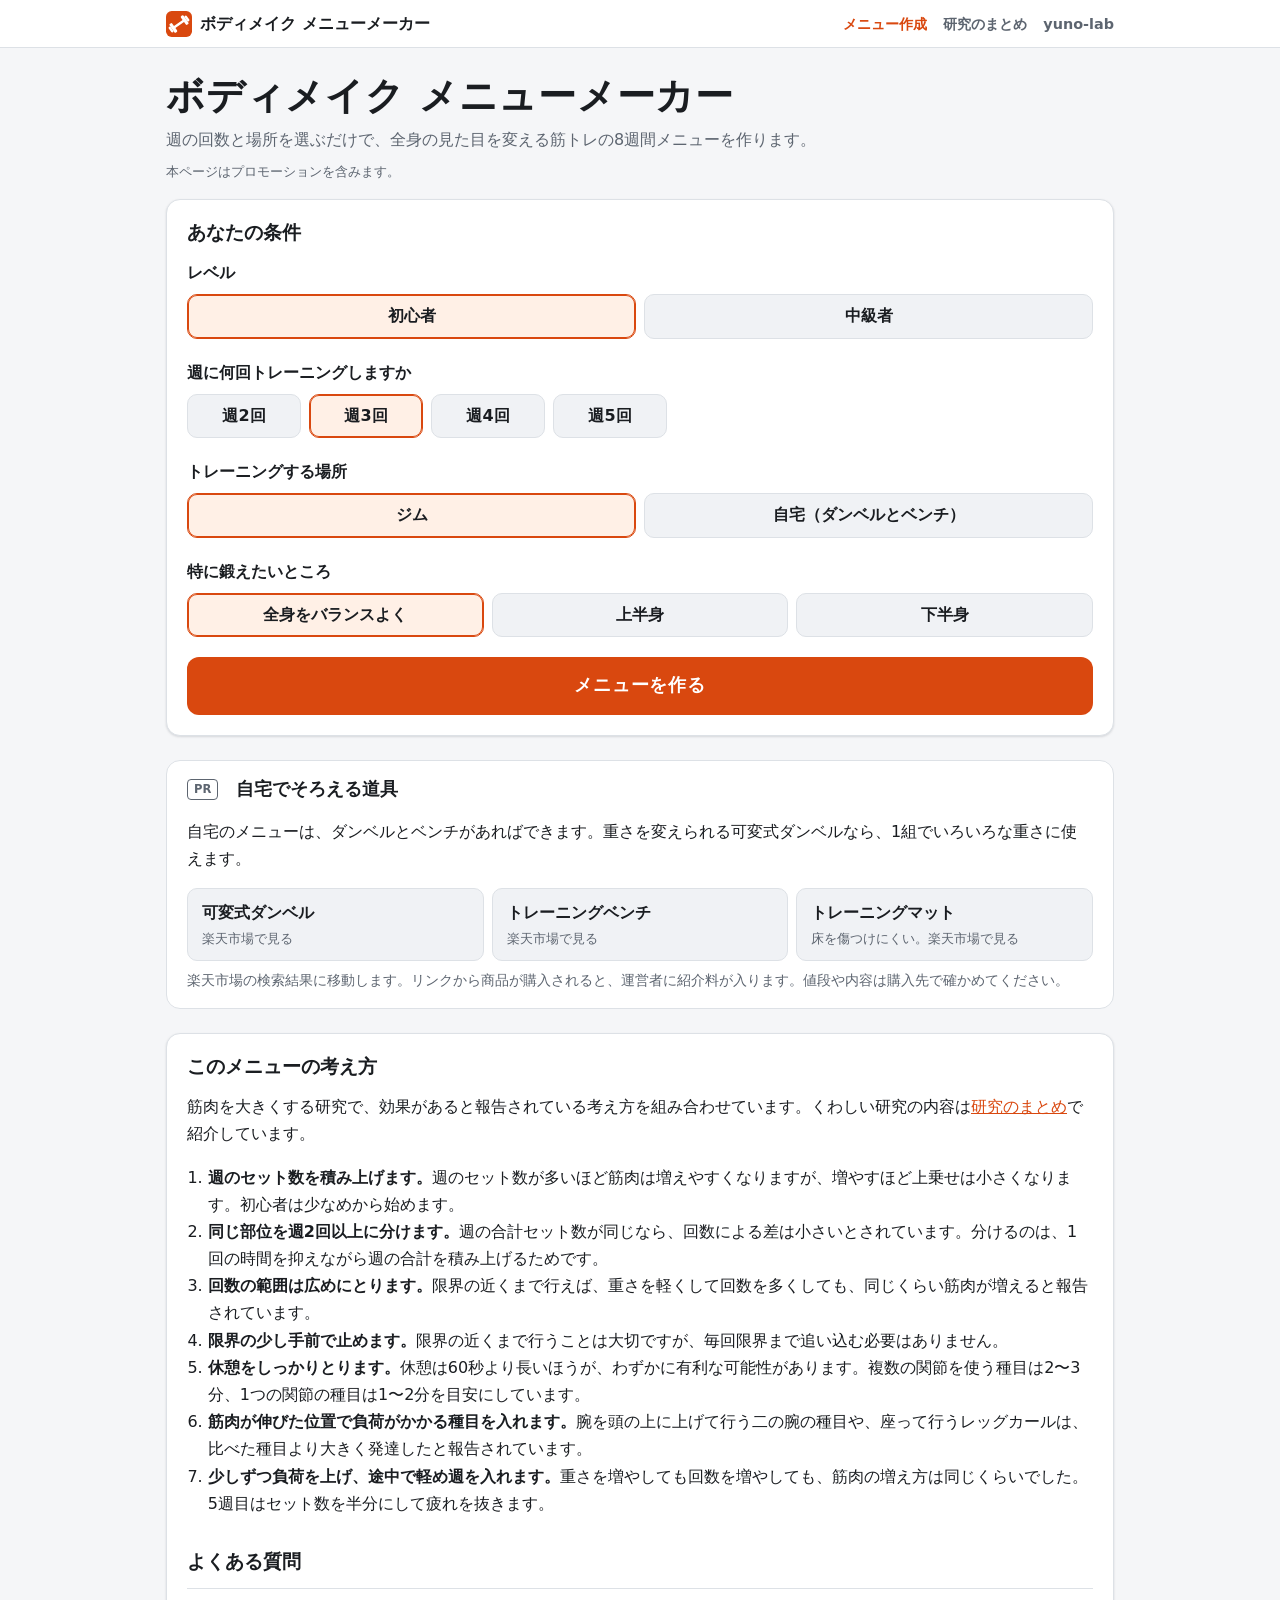
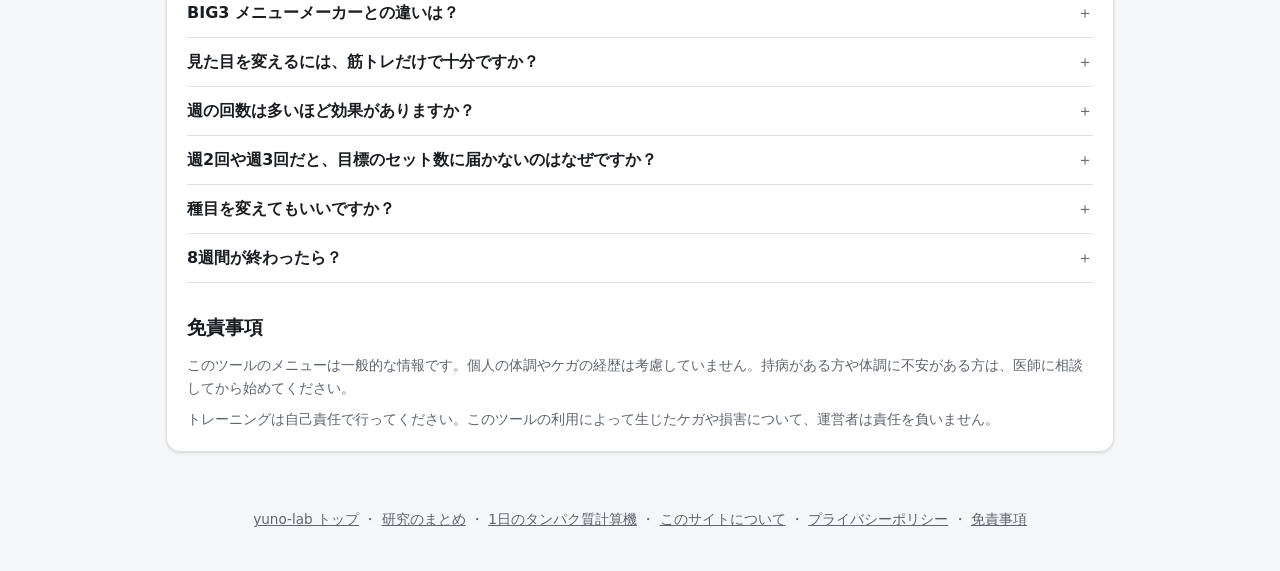
<file: index.html>
<!doctype html>
<html lang="ja">
<head>
<meta charset="utf-8">
<meta name="viewport" content="width=device-width, initial-scale=1, viewport-fit=cover">
<title>ボディメイク メニューメーカー｜研究にもとづく全身の筋トレ8週間メニューを自動作成</title>
<meta name="description" content="週の回数と環境を選ぶだけで、全身の見た目をバランスよく変える筋トレの8週間メニューを自動で作成。種目・セット数・回数・休憩時間まで、筋肥大の研究にもとづいて組み立てます。ジムでも自宅でも使えます。無料・登録不要。">
<link rel="canonical" href="https://yuno-lab.com/body-menu/">
<meta property="og:type" content="website">
<meta property="og:title" content="ボディメイク メニューメーカー">
<meta property="og:description" content="研究にもとづいて、全身の見た目を変える筋トレの8週間メニューを自動で作ります。">
<meta property="og:url" content="https://yuno-lab.com/body-menu/">
<meta property="og:image" content="https://yuno-lab.com/body-menu/og.png">
<meta property="og:locale" content="ja_JP">
<meta name="twitter:card" content="summary_large_image">
<meta name="theme-color" content="#d9480f">
<link rel="icon" href="favicon.svg" type="image/svg+xml">
<link rel="stylesheet" href="css/style.css">
<script type="application/ld+json">
{
  "@context": "https://schema.org",
  "@type": "WebApplication",
  "name": "ボディメイク メニューメーカー",
  "url": "https://yuno-lab.com/body-menu/",
  "description": "週の回数と環境を選ぶだけで、全身の見た目をバランスよく変える筋トレの8週間メニューを自動で作成するWebツール。",
  "applicationCategory": "HealthApplication",
  "operatingSystem": "All",
  "inLanguage": "ja",
  "offers": { "@type": "Offer", "price": "0", "priceCurrency": "JPY" }
}
</script>
<script async src="https://pagead2.googlesyndication.com/pagead/js/adsbygoogle.js?client=ca-pub-7280043806672538"
     crossorigin="anonymous"></script>
</head>
<body>

<nav class="topnav" aria-label="サイト内">
  <div class="wrap">
    <a class="brand" href="index.html"><img src="favicon.svg" alt="" width="26" height="26">ボディメイク メニューメーカー</a>
    <ul>
      <li><a class="navlink" href="index.html" aria-current="page">メニュー作成</a></li>
      <li><a class="navlink" href="evidence.html">研究のまとめ</a></li>
      <li><a class="navlink" href="/">yuno-lab</a></li>
    </ul>
  </div>
</nav>

<header class="site-header">
  <div class="wrap">
    <h1>ボディメイク メニューメーカー</h1>
    <p class="lead">週の回数と場所を選ぶだけで、全身の見た目を変える筋トレの8週間メニューを作ります。</p>
    <p class="pr-note">本ページはプロモーションを含みます。</p>
  </div>
</header>

<main class="wrap">

  <section class="card" id="form-section" aria-labelledby="form-title">
    <h2 id="form-title">あなたの条件</h2>
    <form id="menu-form" novalidate>
      <fieldset>
        <legend>レベル</legend>
        <div class="seg">
          <label><input type="radio" name="level" value="beginner" checked><span>初心者</span></label>
          <label><input type="radio" name="level" value="intermediate"><span>中級者</span></label>
        </div>
      </fieldset>

      <fieldset>
        <legend>週に何回トレーニングしますか</legend>
        <div class="seg seg-compact">
          <label><input type="radio" name="freq" value="2"><span>週2回</span></label>
          <label><input type="radio" name="freq" value="3" checked><span>週3回</span></label>
          <label><input type="radio" name="freq" value="4"><span>週4回</span></label>
          <label><input type="radio" name="freq" value="5"><span>週5回</span></label>
        </div>
      </fieldset>

      <fieldset>
        <legend>トレーニングする場所</legend>
        <div class="seg">
          <label><input type="radio" name="env" value="gym" checked><span>ジム</span></label>
          <label><input type="radio" name="env" value="home"><span>自宅（ダンベルとベンチ）</span></label>
        </div>
      </fieldset>

      <fieldset>
        <legend>特に鍛えたいところ</legend>
        <div class="seg">
          <label><input type="radio" name="focus" value="balance" checked><span>全身をバランスよく</span></label>
          <label><input type="radio" name="focus" value="upper"><span>上半身</span></label>
          <label><input type="radio" name="focus" value="lower"><span>下半身</span></label>
        </div>
      </fieldset>

      <button type="submit" class="primary">メニューを作る</button>
    </form>
  </section>

  <section id="result" aria-labelledby="result-title" hidden>
    <div class="card">
      <h2 id="result-title">あなたの8週間メニュー</h2>
      <p class="summary-meta" id="summary-meta"></p>

      <ul class="rules">
        <li>重さは、指定の回数の範囲で「余力」の数だけ回数を残して終われる重さにします。「8〜12rep・余力あと2回」なら、あと2回できるところで10回前後になる重さです。</li>
        <li>全部のセットで回数の上限に届いたら、次の回から少し重くします（バーベルは2.5kg、ダンベルは1〜2kg）。重くしたら、回数は下限からやり直します。</li>
        <li>最初の種目の前に、軽い重さで2〜3セットのウォームアップをします。痛みが出た種目は中止して、別の種目に替えてください。</li>
      </ul>
      <details class="more">
        <summary>部位ごとの週のセット数を見る</summary>
        <div class="table-wrap">
          <table class="sets-table" id="sets-table">
            <thead><tr><th scope="col">部位</th><th scope="col">このメニュー</th><th scope="col">目標</th><th scope="col" aria-label="目標に対する割合"></th></tr></thead>
            <tbody></tbody>
          </table>
        </div>
        <p class="hint" id="sets-note"></p>
      </details>
      <div class="actions">
        <button type="button" class="secondary" id="share-btn">リンクをコピー</button>
        <button type="button" class="secondary" id="print-btn">印刷</button>
      </div>
      <div class="share-box" id="share-box" hidden>
        <input type="text" id="share-url" readonly aria-label="共有リンク">
        <p class="share-status" id="share-status" role="status"></p>
      </div>
    </div>

    <div class="tabs" role="tablist" aria-label="週を選ぶ" id="week-tabs"></div>
    <div id="week-panels"></div>
  </section>

  <section class="pr-box" aria-labelledby="gear-title">
    <h2 id="gear-title"><span class="pr-label">PR</span>自宅でそろえる道具</h2>
    <p>自宅のメニューは、ダンベルとベンチがあればできます。重さを変えられる可変式ダンベルなら、1組でいろいろな重さに使えます。</p>
    <ul class="pr-links">
      <li><a href="https://hb.afl.rakuten.co.jp/hgc/584a279b.2b83ca67.584a279c.b426829b/?pc=https%3A%2F%2Fsearch.rakuten.co.jp%2Fsearch%2Fmall%2F%25E5%258F%25AF%25E5%25A4%2589%25E5%25BC%258F%25E3%2583%2580%25E3%2583%25B3%25E3%2583%2599%25E3%2583%25AB%2F&amp;link_type=text" target="_blank" rel="nofollow sponsored noopener">可変式ダンベル<small>楽天市場で見る</small></a></li>
      <li><a href="https://hb.afl.rakuten.co.jp/hgc/584a279b.2b83ca67.584a279c.b426829b/?pc=https%3A%2F%2Fsearch.rakuten.co.jp%2Fsearch%2Fmall%2F%25E3%2583%2588%25E3%2583%25AC%25E3%2583%25BC%25E3%2583%258B%25E3%2583%25B3%25E3%2582%25B0%25E3%2583%2599%25E3%2583%25B3%25E3%2583%2581%2F&amp;link_type=text" target="_blank" rel="nofollow sponsored noopener">トレーニングベンチ<small>楽天市場で見る</small></a></li>
      <li><a href="https://hb.afl.rakuten.co.jp/hgc/584a279b.2b83ca67.584a279c.b426829b/?pc=https%3A%2F%2Fsearch.rakuten.co.jp%2Fsearch%2Fmall%2F%25E3%2583%2588%25E3%2583%25AC%25E3%2583%25BC%25E3%2583%258B%25E3%2583%25B3%25E3%2582%25B0%25E3%2583%259E%25E3%2583%2583%25E3%2583%2588%2F&amp;link_type=text" target="_blank" rel="nofollow sponsored noopener">トレーニングマット<small>床を傷つけにくい。楽天市場で見る</small></a></li>
    </ul>
    <p class="hint">楽天市場の検索結果に移動します。リンクから商品が購入されると、運営者に紹介料が入ります。値段や内容は購入先で確かめてください。</p>
  </section>

  <section class="card article" aria-labelledby="rules-title">
    <h2 id="rules-title">このメニューの考え方</h2>
    <p>筋肉を大きくする研究で、効果があると報告されている考え方を組み合わせています。くわしい研究の内容は<a href="evidence.html">研究のまとめ</a>で紹介しています。</p>
    <ol>
      <li><strong>週のセット数を積み上げます。</strong>週のセット数が多いほど筋肉は増えやすくなりますが、増やすほど上乗せは小さくなります。初心者は少なめから始めます。</li>
      <li><strong>同じ部位を週2回以上に分けます。</strong>週の合計セット数が同じなら、回数による差は小さいとされています。分けるのは、1回の時間を抑えながら週の合計を積み上げるためです。</li>
      <li><strong>回数の範囲は広めにとります。</strong>限界の近くまで行えば、重さを軽くして回数を多くしても、同じくらい筋肉が増えると報告されています。</li>
      <li><strong>限界の少し手前で止めます。</strong>限界の近くまで行うことは大切ですが、毎回限界まで追い込む必要はありません。</li>
      <li><strong>休憩をしっかりとります。</strong>休憩は60秒より長いほうが、わずかに有利な可能性があります。複数の関節を使う種目は2〜3分、1つの関節の種目は1〜2分を目安にしています。</li>
      <li><strong>筋肉が伸びた位置で負荷がかかる種目を入れます。</strong>腕を頭の上に上げて行う二の腕の種目や、座って行うレッグカールは、比べた種目より大きく発達したと報告されています。</li>
      <li><strong>少しずつ負荷を上げ、途中で軽め週を入れます。</strong>重さを増やしても回数を増やしても、筋肉の増え方は同じくらいでした。5週目はセット数を半分にして疲れを抜きます。</li>
    </ol>

    <h2>よくある質問</h2>
    <div class="faq">
      <details><summary>BIG3 メニューメーカーとの違いは？</summary><p><a href="/big3-menu/">BIG3 メニューメーカー</a>は、スクワット・ベンチプレス・デッドリフトの重量を伸ばすことが目的です。こちらは、全身の筋肉をバランスよく大きくして、見た目を変えることが目的です。</p></details>
      <details><summary>見た目を変えるには、筋トレだけで十分ですか？</summary><p>筋トレに加えて、食事が大切です。たんぱく質は、体重1kgあたり1日1.6gくらいで効果が頭打ちになりやすいと報告されています。個人差があるため、多めに2.2gくらいを目安にする考え方もあります。体脂肪を減らしたい場合は、食べる量の調整も必要です。自分の体重で何gになるかは、<a href="/protein-calc/">1日のタンパク質計算機</a>で計算できます。</p></details>
      <details><summary>週の回数は多いほど効果がありますか？</summary><p>週の合計セット数が同じなら、回数による差は小さいとされています。自分が続けやすい回数を選んでください。</p></details>
      <details><summary>週2回や週3回だと、目標のセット数に届かないのはなぜですか？</summary><p>1回のトレーニングが長くなりすぎないように、上限を設けているためです。目標に近づけたい場合は、週の回数を増やしてください。</p></details>
      <details><summary>種目を変えてもいいですか？</summary><p>同じ部位を鍛える種目なら、替えて構いません。ジムの混み具合や、体に合うかどうかで選んでください。</p></details>
      <details><summary>8週間が終わったら？</summary><p>1週目からもう一度始めます。8週間前より重い重さでできるようになっているはずです。慣れてきたら、レベルを中級者にしたり、週の回数を増やしたりしてください。</p></details>
    </div>

    <h2 id="disclaimer">免責事項</h2>
    <div class="disclaimer">
      <p>このツールのメニューは一般的な情報です。個人の体調やケガの経歴は考慮していません。持病がある方や体調に不安がある方は、医師に相談してから始めてください。</p>
      <p>トレーニングは自己責任で行ってください。このツールの利用によって生じたケガや損害について、運営者は責任を負いません。</p>
    </div>
  </section>
</main>

<footer class="site-footer">
  <div class="wrap">
    <a href="/">yuno-lab トップ</a>
    <span aria-hidden="true">・</span>
    <a href="evidence.html">研究のまとめ</a>
    <span aria-hidden="true">・</span>
    <a href="/protein-calc/">1日のタンパク質計算機</a>
    <span aria-hidden="true">・</span>
    <a href="/about.html">このサイトについて</a>
    <span aria-hidden="true">・</span>
    <a href="/privacy.html">プライバシーポリシー</a>
    <span aria-hidden="true">・</span>
    <a href="#disclaimer">免責事項</a>
  </div>
</footer>

<script src="js/body-data.js"></script>
<script src="js/body-program.js"></script>
<script src="js/app.js"></script>
</body>
</html>
</file>
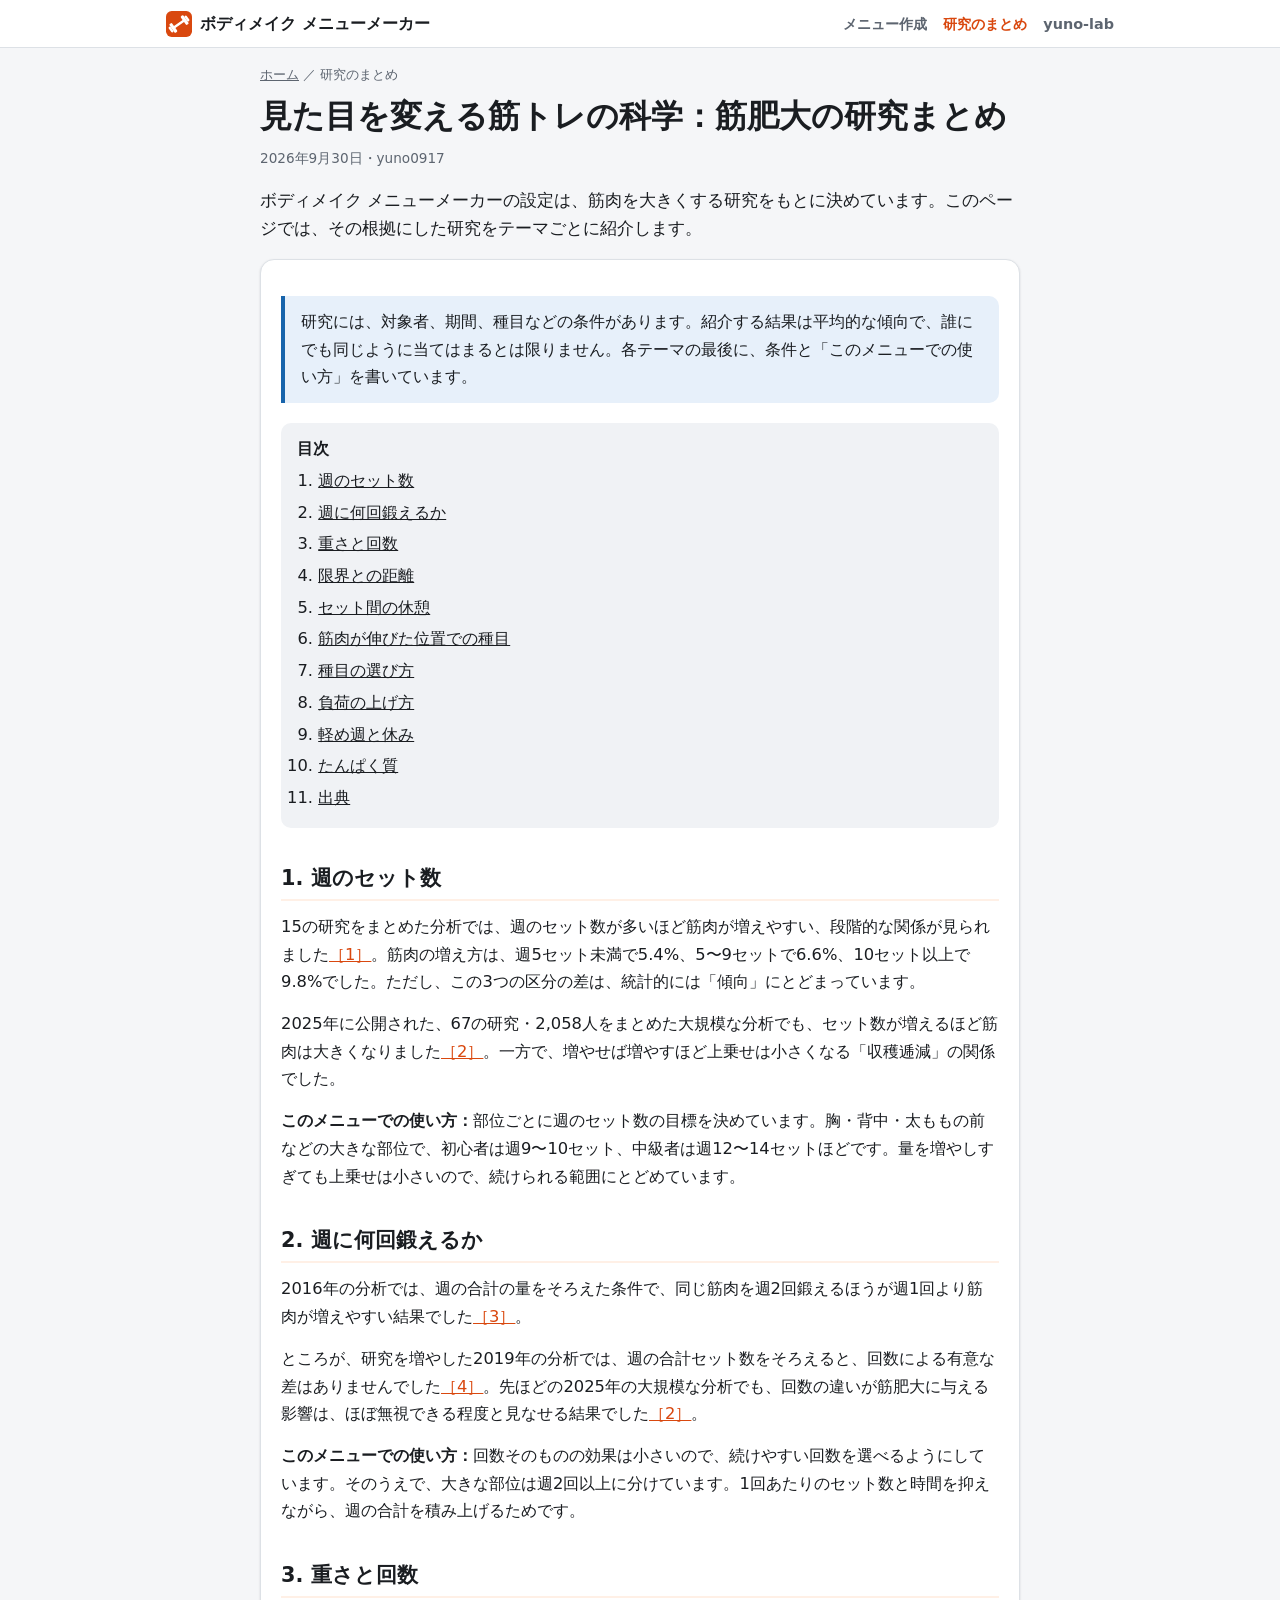
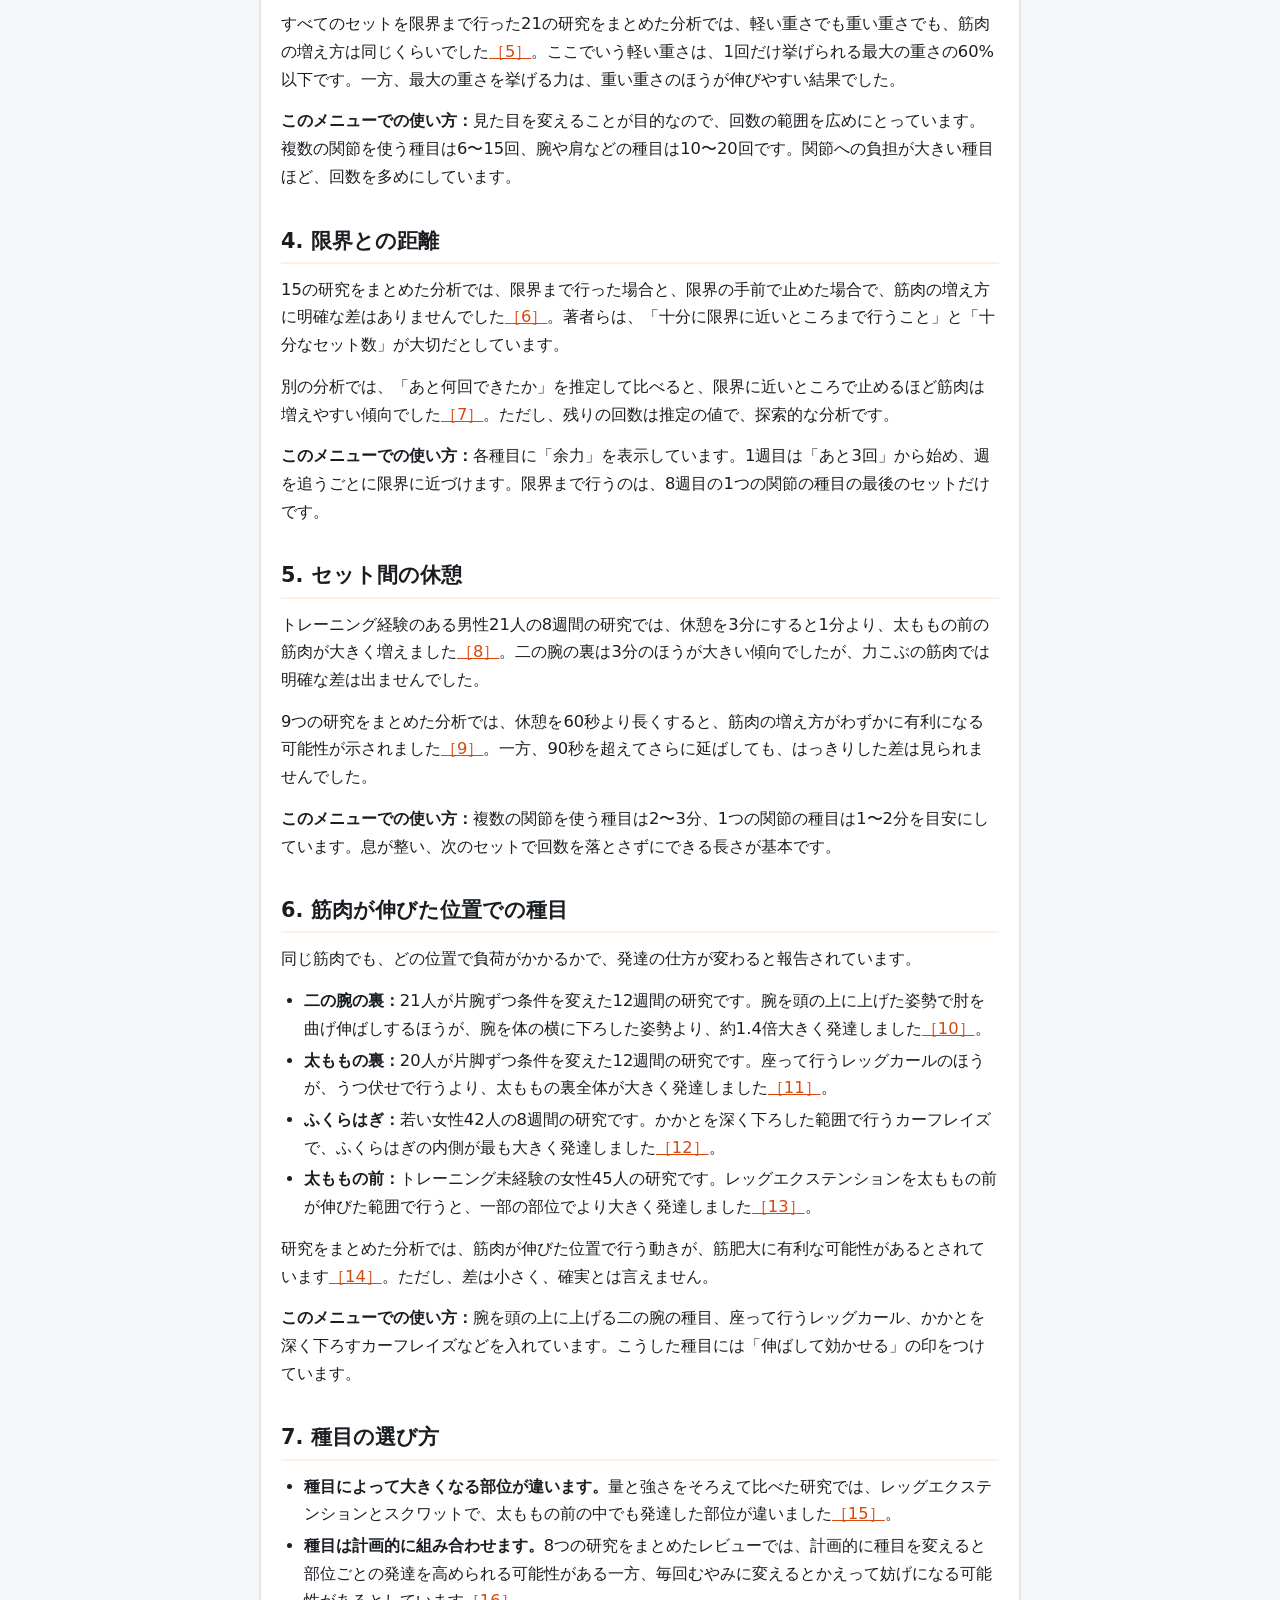
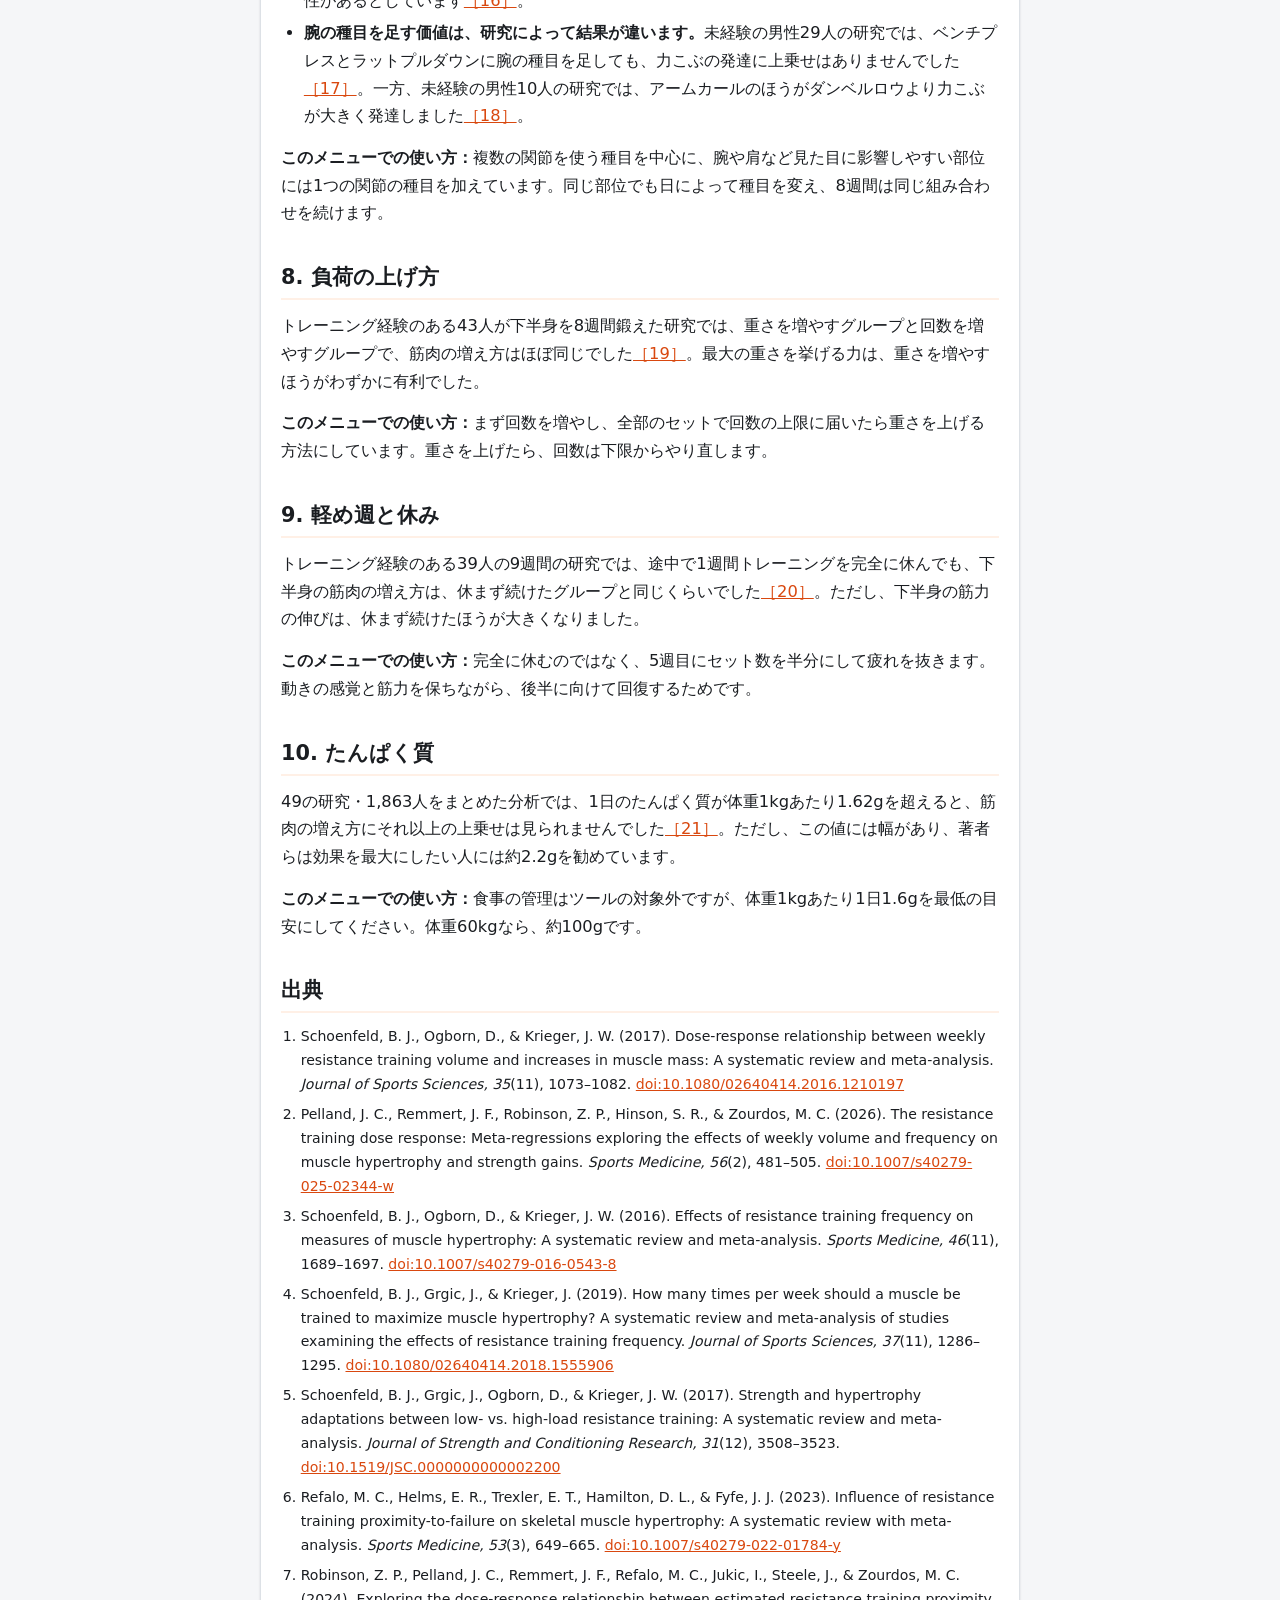
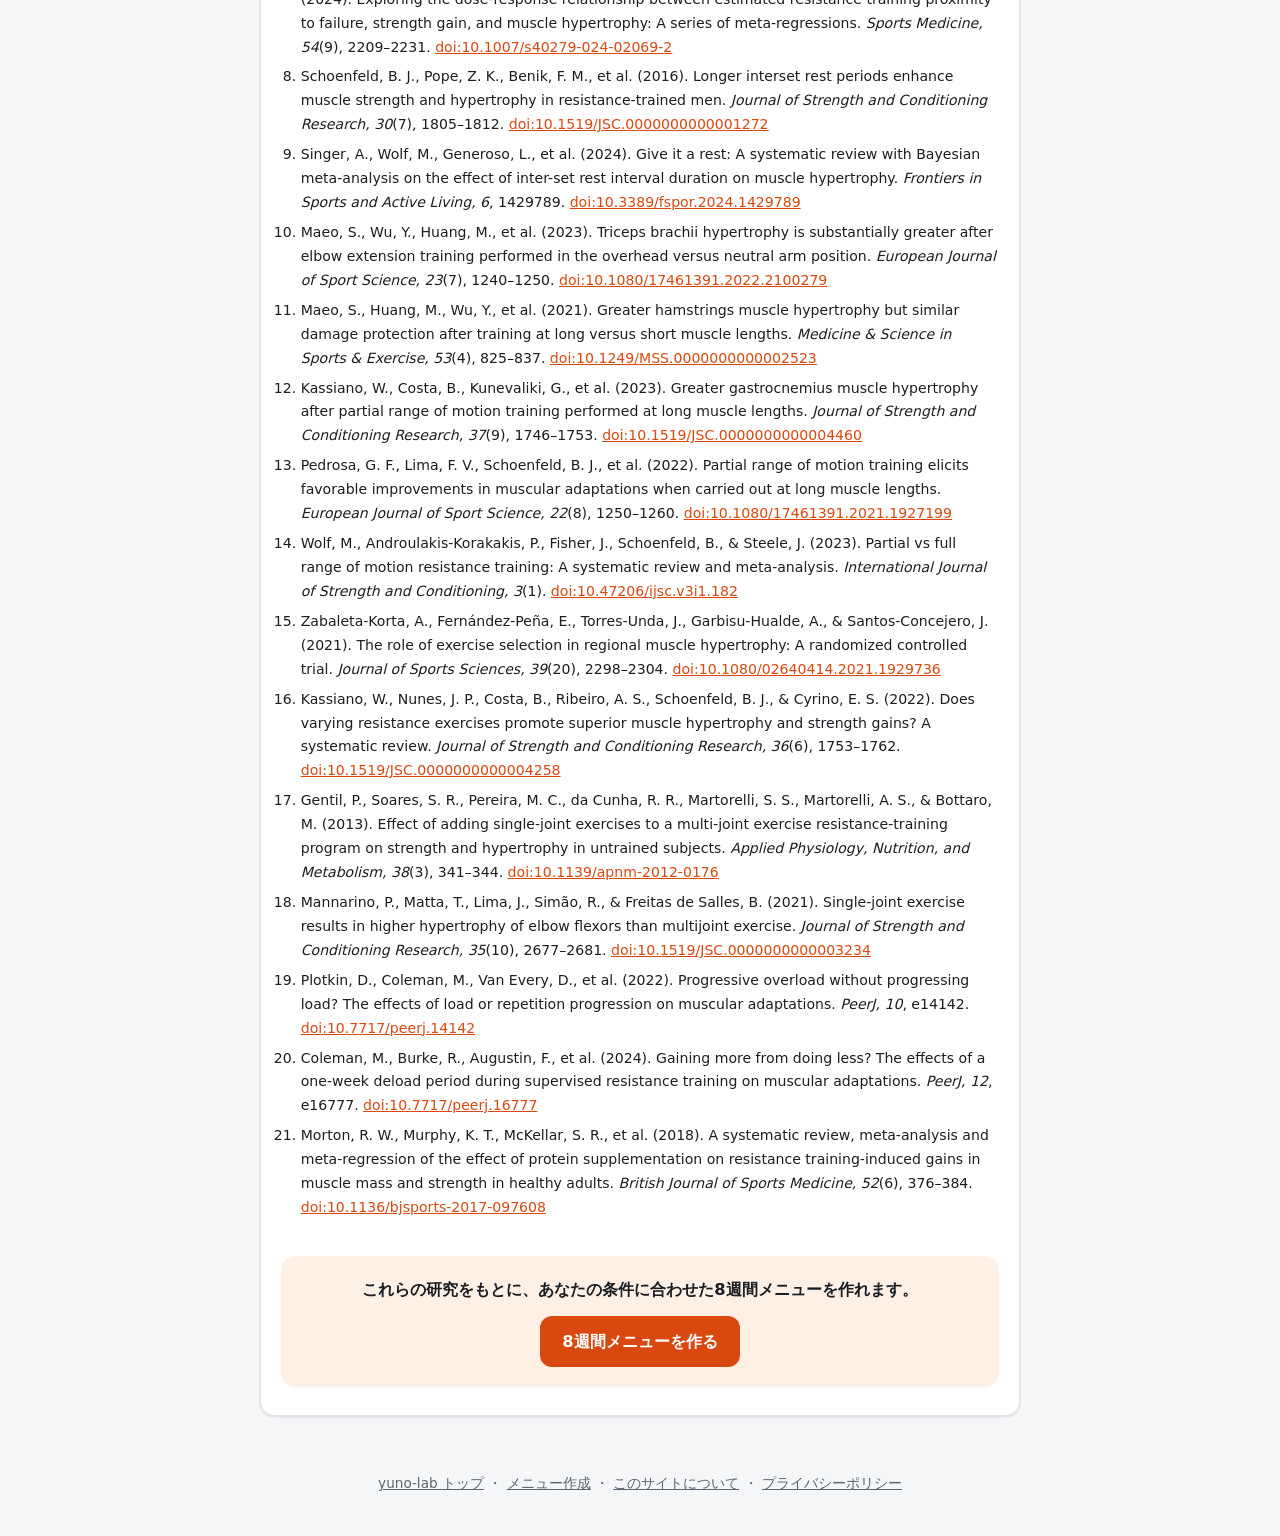
<file: evidence.html>
<!doctype html>
<html lang="ja">
<head>
<meta charset="utf-8">
<meta name="viewport" content="width=device-width, initial-scale=1, viewport-fit=cover">
<title>見た目を変える筋トレの科学：筋肥大の研究まとめ｜ボディメイク メニューメーカー</title>
<meta name="description" content="筋肉を大きくするトレーニングの研究を、週のセット数、頻度、重さと回数、限界との距離、休憩、筋肉が伸びた位置での種目、負荷の上げ方、軽め週、たんぱく質のテーマごとにまとめました。出典つき。">
<link rel="canonical" href="https://yuno-lab.com/body-menu/evidence.html">
<meta property="og:type" content="article">
<meta property="og:title" content="見た目を変える筋トレの科学：筋肥大の研究まとめ">
<meta property="og:description" content="週のセット数、頻度、重さと回数、休憩など、筋肉を大きくする研究をテーマごとに出典つきでまとめました。">
<meta property="og:url" content="https://yuno-lab.com/body-menu/evidence.html">
<meta property="og:image" content="https://yuno-lab.com/body-menu/og.png">
<meta name="twitter:card" content="summary_large_image">
<meta name="theme-color" content="#d9480f">
<link rel="icon" href="favicon.svg" type="image/svg+xml">
<link rel="stylesheet" href="css/style.css">
<script type="application/ld+json">
{
  "@context": "https://schema.org",
  "@type": "Article",
  "headline": "見た目を変える筋トレの科学：筋肥大の研究まとめ",
  "description": "筋肉を大きくするトレーニングの研究を、テーマごとに出典つきでまとめました。",
  "datePublished": "2026-09-30",
  "dateModified": "2026-09-30",
  "inLanguage": "ja",
  "author": { "@type": "Person", "name": "yuno0917", "url": "https://github.com/yuno0917" },
  "image": "https://yuno-lab.com/body-menu/og.png",
  "mainEntityOfPage": "https://yuno-lab.com/body-menu/evidence.html"
}
</script>
<script async src="https://pagead2.googlesyndication.com/pagead/js/adsbygoogle.js?client=ca-pub-7280043806672538"
     crossorigin="anonymous"></script>
</head>
<body>

<nav class="topnav" aria-label="サイト内">
  <div class="wrap">
    <a class="brand" href="index.html"><img src="favicon.svg" alt="" width="26" height="26">ボディメイク メニューメーカー</a>
    <ul>
      <li><a class="navlink" href="index.html">メニュー作成</a></li>
      <li><a class="navlink" href="evidence.html" aria-current="page">研究のまとめ</a></li>
      <li><a class="navlink" href="/">yuno-lab</a></li>
    </ul>
  </div>
</nav>

<main class="wrap">
  <article class="post">
    <p class="breadcrumb"><a href="index.html">ホーム</a> ／ 研究のまとめ</p>
    <header class="post-header">
      <h1>見た目を変える筋トレの科学：筋肥大の研究まとめ</h1>
      <p class="post-meta"><time datetime="2026-09-30">2026年9月30日</time>・yuno0917</p>
      <p class="post-lead">ボディメイク メニューメーカーの設定は、筋肉を大きくする研究をもとに決めています。このページでは、その根拠にした研究をテーマごとに紹介します。</p>
    </header>

    <div class="card post-body">
      <div class="callout info">
        <p>研究には、対象者、期間、種目などの条件があります。紹介する結果は平均的な傾向で、誰にでも同じように当てはまるとは限りません。各テーマの最後に、条件と「このメニューでの使い方」を書いています。</p>
      </div>

      <nav class="toc" aria-label="目次">
        <p>目次</p>
        <ol>
          <li><a href="#volume">週のセット数</a></li>
          <li><a href="#frequency">週に何回鍛えるか</a></li>
          <li><a href="#load">重さと回数</a></li>
          <li><a href="#failure">限界との距離</a></li>
          <li><a href="#rest">セット間の休憩</a></li>
          <li><a href="#length">筋肉が伸びた位置での種目</a></li>
          <li><a href="#exercise">種目の選び方</a></li>
          <li><a href="#progression">負荷の上げ方</a></li>
          <li><a href="#deload">軽め週と休み</a></li>
          <li><a href="#protein">たんぱく質</a></li>
          <li><a href="#refs">出典</a></li>
        </ol>
      </nav>

      <h2 id="volume">1. 週のセット数</h2>
      <p>15の研究をまとめた分析では、週のセット数が多いほど筋肉が増えやすい、段階的な関係が見られました<a href="#ref-1">［1］</a>。筋肉の増え方は、週5セット未満で5.4%、5〜9セットで6.6%、10セット以上で9.8%でした。ただし、この3つの区分の差は、統計的には「傾向」にとどまっています。</p>
      <p>2025年に公開された、67の研究・2,058人をまとめた大規模な分析でも、セット数が増えるほど筋肉は大きくなりました<a href="#ref-2">［2］</a>。一方で、増やせば増やすほど上乗せは小さくなる「収穫逓減」の関係でした。</p>
      <p><strong>このメニューでの使い方：</strong>部位ごとに週のセット数の目標を決めています。胸・背中・太ももの前などの大きな部位で、初心者は週9〜10セット、中級者は週12〜14セットほどです。量を増やしすぎても上乗せは小さいので、続けられる範囲にとどめています。</p>

      <h2 id="frequency">2. 週に何回鍛えるか</h2>
      <p>2016年の分析では、週の合計の量をそろえた条件で、同じ筋肉を週2回鍛えるほうが週1回より筋肉が増えやすい結果でした<a href="#ref-3">［3］</a>。</p>
      <p>ところが、研究を増やした2019年の分析では、週の合計セット数をそろえると、回数による有意な差はありませんでした<a href="#ref-4">［4］</a>。先ほどの2025年の大規模な分析でも、回数の違いが筋肥大に与える影響は、ほぼ無視できる程度と見なせる結果でした<a href="#ref-2">［2］</a>。</p>
      <p><strong>このメニューでの使い方：</strong>回数そのものの効果は小さいので、続けやすい回数を選べるようにしています。そのうえで、大きな部位は週2回以上に分けています。1回あたりのセット数と時間を抑えながら、週の合計を積み上げるためです。</p>

      <h2 id="load">3. 重さと回数</h2>
      <p>すべてのセットを限界まで行った21の研究をまとめた分析では、軽い重さでも重い重さでも、筋肉の増え方は同じくらいでした<a href="#ref-5">［5］</a>。ここでいう軽い重さは、1回だけ挙げられる最大の重さの60%以下です。一方、最大の重さを挙げる力は、重い重さのほうが伸びやすい結果でした。</p>
      <p><strong>このメニューでの使い方：</strong>見た目を変えることが目的なので、回数の範囲を広めにとっています。複数の関節を使う種目は6〜15回、腕や肩などの種目は10〜20回です。関節への負担が大きい種目ほど、回数を多めにしています。</p>

      <h2 id="failure">4. 限界との距離</h2>
      <p>15の研究をまとめた分析では、限界まで行った場合と、限界の手前で止めた場合で、筋肉の増え方に明確な差はありませんでした<a href="#ref-6">［6］</a>。著者らは、「十分に限界に近いところまで行うこと」と「十分なセット数」が大切だとしています。</p>
      <p>別の分析では、「あと何回できたか」を推定して比べると、限界に近いところで止めるほど筋肉は増えやすい傾向でした<a href="#ref-7">［7］</a>。ただし、残りの回数は推定の値で、探索的な分析です。</p>
      <p><strong>このメニューでの使い方：</strong>各種目に「余力」を表示しています。1週目は「あと3回」から始め、週を追うごとに限界に近づけます。限界まで行うのは、8週目の1つの関節の種目の最後のセットだけです。</p>

      <h2 id="rest">5. セット間の休憩</h2>
      <p>トレーニング経験のある男性21人の8週間の研究では、休憩を3分にすると1分より、太ももの前の筋肉が大きく増えました<a href="#ref-8">［8］</a>。二の腕の裏は3分のほうが大きい傾向でしたが、力こぶの筋肉では明確な差は出ませんでした。</p>
      <p>9つの研究をまとめた分析では、休憩を60秒より長くすると、筋肉の増え方がわずかに有利になる可能性が示されました<a href="#ref-9">［9］</a>。一方、90秒を超えてさらに延ばしても、はっきりした差は見られませんでした。</p>
      <p><strong>このメニューでの使い方：</strong>複数の関節を使う種目は2〜3分、1つの関節の種目は1〜2分を目安にしています。息が整い、次のセットで回数を落とさずにできる長さが基本です。</p>

      <h2 id="length">6. 筋肉が伸びた位置での種目</h2>
      <p>同じ筋肉でも、どの位置で負荷がかかるかで、発達の仕方が変わると報告されています。</p>
      <ul>
        <li><strong>二の腕の裏：</strong>21人が片腕ずつ条件を変えた12週間の研究です。腕を頭の上に上げた姿勢で肘を曲げ伸ばしするほうが、腕を体の横に下ろした姿勢より、約1.4倍大きく発達しました<a href="#ref-10">［10］</a>。</li>
        <li><strong>太ももの裏：</strong>20人が片脚ずつ条件を変えた12週間の研究です。座って行うレッグカールのほうが、うつ伏せで行うより、太ももの裏全体が大きく発達しました<a href="#ref-11">［11］</a>。</li>
        <li><strong>ふくらはぎ：</strong>若い女性42人の8週間の研究です。かかとを深く下ろした範囲で行うカーフレイズで、ふくらはぎの内側が最も大きく発達しました<a href="#ref-12">［12］</a>。</li>
        <li><strong>太ももの前：</strong>トレーニング未経験の女性45人の研究です。レッグエクステンションを太ももの前が伸びた範囲で行うと、一部の部位でより大きく発達しました<a href="#ref-13">［13］</a>。</li>
      </ul>
      <p>研究をまとめた分析では、筋肉が伸びた位置で行う動きが、筋肥大に有利な可能性があるとされています<a href="#ref-14">［14］</a>。ただし、差は小さく、確実とは言えません。</p>
      <p><strong>このメニューでの使い方：</strong>腕を頭の上に上げる二の腕の種目、座って行うレッグカール、かかとを深く下ろすカーフレイズなどを入れています。こうした種目には「伸ばして効かせる」の印をつけています。</p>

      <h2 id="exercise">7. 種目の選び方</h2>
      <ul>
        <li><strong>種目によって大きくなる部位が違います。</strong>量と強さをそろえて比べた研究では、レッグエクステンションとスクワットで、太ももの前の中でも発達した部位が違いました<a href="#ref-15">［15］</a>。</li>
        <li><strong>種目は計画的に組み合わせます。</strong>8つの研究をまとめたレビューでは、計画的に種目を変えると部位ごとの発達を高められる可能性がある一方、毎回むやみに変えるとかえって妨げになる可能性があるとしています<a href="#ref-16">［16］</a>。</li>
        <li><strong>腕の種目を足す価値は、研究によって結果が違います。</strong>未経験の男性29人の研究では、ベンチプレスとラットプルダウンに腕の種目を足しても、力こぶの発達に上乗せはありませんでした<a href="#ref-17">［17］</a>。一方、未経験の男性10人の研究では、アームカールのほうがダンベルロウより力こぶが大きく発達しました<a href="#ref-18">［18］</a>。</li>
      </ul>
      <p><strong>このメニューでの使い方：</strong>複数の関節を使う種目を中心に、腕や肩など見た目に影響しやすい部位には1つの関節の種目を加えています。同じ部位でも日によって種目を変え、8週間は同じ組み合わせを続けます。</p>

      <h2 id="progression">8. 負荷の上げ方</h2>
      <p>トレーニング経験のある43人が下半身を8週間鍛えた研究では、重さを増やすグループと回数を増やすグループで、筋肉の増え方はほぼ同じでした<a href="#ref-19">［19］</a>。最大の重さを挙げる力は、重さを増やすほうがわずかに有利でした。</p>
      <p><strong>このメニューでの使い方：</strong>まず回数を増やし、全部のセットで回数の上限に届いたら重さを上げる方法にしています。重さを上げたら、回数は下限からやり直します。</p>

      <h2 id="deload">9. 軽め週と休み</h2>
      <p>トレーニング経験のある39人の9週間の研究では、途中で1週間トレーニングを完全に休んでも、下半身の筋肉の増え方は、休まず続けたグループと同じくらいでした<a href="#ref-20">［20］</a>。ただし、下半身の筋力の伸びは、休まず続けたほうが大きくなりました。</p>
      <p><strong>このメニューでの使い方：</strong>完全に休むのではなく、5週目にセット数を半分にして疲れを抜きます。動きの感覚と筋力を保ちながら、後半に向けて回復するためです。</p>

      <h2 id="protein">10. たんぱく質</h2>
      <p>49の研究・1,863人をまとめた分析では、1日のたんぱく質が体重1kgあたり1.62gを超えると、筋肉の増え方にそれ以上の上乗せは見られませんでした<a href="#ref-21">［21］</a>。ただし、この値には幅があり、著者らは効果を最大にしたい人には約2.2gを勧めています。</p>
      <p><strong>このメニューでの使い方：</strong>食事の管理はツールの対象外ですが、体重1kgあたり1日1.6gを最低の目安にしてください。体重60kgなら、約100gです。</p>

      <h2 id="refs">出典</h2>
      <ol class="ref-list">
        <li id="ref-1">Schoenfeld, B. J., Ogborn, D., &amp; Krieger, J. W. (2017). Dose-response relationship between weekly resistance training volume and increases in muscle mass: A systematic review and meta-analysis. <i>Journal of Sports Sciences, 35</i>(11), 1073–1082. <a href="https://doi.org/10.1080/02640414.2016.1210197">doi:10.1080/02640414.2016.1210197</a></li>
        <li id="ref-2">Pelland, J. C., Remmert, J. F., Robinson, Z. P., Hinson, S. R., &amp; Zourdos, M. C. (2026). The resistance training dose response: Meta-regressions exploring the effects of weekly volume and frequency on muscle hypertrophy and strength gains. <i>Sports Medicine, 56</i>(2), 481–505. <a href="https://doi.org/10.1007/s40279-025-02344-w">doi:10.1007/s40279-025-02344-w</a></li>
        <li id="ref-3">Schoenfeld, B. J., Ogborn, D., &amp; Krieger, J. W. (2016). Effects of resistance training frequency on measures of muscle hypertrophy: A systematic review and meta-analysis. <i>Sports Medicine, 46</i>(11), 1689–1697. <a href="https://doi.org/10.1007/s40279-016-0543-8">doi:10.1007/s40279-016-0543-8</a></li>
        <li id="ref-4">Schoenfeld, B. J., Grgic, J., &amp; Krieger, J. (2019). How many times per week should a muscle be trained to maximize muscle hypertrophy? A systematic review and meta-analysis of studies examining the effects of resistance training frequency. <i>Journal of Sports Sciences, 37</i>(11), 1286–1295. <a href="https://doi.org/10.1080/02640414.2018.1555906">doi:10.1080/02640414.2018.1555906</a></li>
        <li id="ref-5">Schoenfeld, B. J., Grgic, J., Ogborn, D., &amp; Krieger, J. W. (2017). Strength and hypertrophy adaptations between low- vs. high-load resistance training: A systematic review and meta-analysis. <i>Journal of Strength and Conditioning Research, 31</i>(12), 3508–3523. <a href="https://doi.org/10.1519/JSC.0000000000002200">doi:10.1519/JSC.0000000000002200</a></li>
        <li id="ref-6">Refalo, M. C., Helms, E. R., Trexler, E. T., Hamilton, D. L., &amp; Fyfe, J. J. (2023). Influence of resistance training proximity-to-failure on skeletal muscle hypertrophy: A systematic review with meta-analysis. <i>Sports Medicine, 53</i>(3), 649–665. <a href="https://doi.org/10.1007/s40279-022-01784-y">doi:10.1007/s40279-022-01784-y</a></li>
        <li id="ref-7">Robinson, Z. P., Pelland, J. C., Remmert, J. F., Refalo, M. C., Jukic, I., Steele, J., &amp; Zourdos, M. C. (2024). Exploring the dose-response relationship between estimated resistance training proximity to failure, strength gain, and muscle hypertrophy: A series of meta-regressions. <i>Sports Medicine, 54</i>(9), 2209–2231. <a href="https://doi.org/10.1007/s40279-024-02069-2">doi:10.1007/s40279-024-02069-2</a></li>
        <li id="ref-8">Schoenfeld, B. J., Pope, Z. K., Benik, F. M., et al. (2016). Longer interset rest periods enhance muscle strength and hypertrophy in resistance-trained men. <i>Journal of Strength and Conditioning Research, 30</i>(7), 1805–1812. <a href="https://doi.org/10.1519/JSC.0000000000001272">doi:10.1519/JSC.0000000000001272</a></li>
        <li id="ref-9">Singer, A., Wolf, M., Generoso, L., et al. (2024). Give it a rest: A systematic review with Bayesian meta-analysis on the effect of inter-set rest interval duration on muscle hypertrophy. <i>Frontiers in Sports and Active Living, 6</i>, 1429789. <a href="https://doi.org/10.3389/fspor.2024.1429789">doi:10.3389/fspor.2024.1429789</a></li>
        <li id="ref-10">Maeo, S., Wu, Y., Huang, M., et al. (2023). Triceps brachii hypertrophy is substantially greater after elbow extension training performed in the overhead versus neutral arm position. <i>European Journal of Sport Science, 23</i>(7), 1240–1250. <a href="https://doi.org/10.1080/17461391.2022.2100279">doi:10.1080/17461391.2022.2100279</a></li>
        <li id="ref-11">Maeo, S., Huang, M., Wu, Y., et al. (2021). Greater hamstrings muscle hypertrophy but similar damage protection after training at long versus short muscle lengths. <i>Medicine &amp; Science in Sports &amp; Exercise, 53</i>(4), 825–837. <a href="https://doi.org/10.1249/MSS.0000000000002523">doi:10.1249/MSS.0000000000002523</a></li>
        <li id="ref-12">Kassiano, W., Costa, B., Kunevaliki, G., et al. (2023). Greater gastrocnemius muscle hypertrophy after partial range of motion training performed at long muscle lengths. <i>Journal of Strength and Conditioning Research, 37</i>(9), 1746–1753. <a href="https://doi.org/10.1519/JSC.0000000000004460">doi:10.1519/JSC.0000000000004460</a></li>
        <li id="ref-13">Pedrosa, G. F., Lima, F. V., Schoenfeld, B. J., et al. (2022). Partial range of motion training elicits favorable improvements in muscular adaptations when carried out at long muscle lengths. <i>European Journal of Sport Science, 22</i>(8), 1250–1260. <a href="https://doi.org/10.1080/17461391.2021.1927199">doi:10.1080/17461391.2021.1927199</a></li>
        <li id="ref-14">Wolf, M., Androulakis-Korakakis, P., Fisher, J., Schoenfeld, B., &amp; Steele, J. (2023). Partial vs full range of motion resistance training: A systematic review and meta-analysis. <i>International Journal of Strength and Conditioning, 3</i>(1). <a href="https://doi.org/10.47206/ijsc.v3i1.182">doi:10.47206/ijsc.v3i1.182</a></li>
        <li id="ref-15">Zabaleta-Korta, A., Fernández-Peña, E., Torres-Unda, J., Garbisu-Hualde, A., &amp; Santos-Concejero, J. (2021). The role of exercise selection in regional muscle hypertrophy: A randomized controlled trial. <i>Journal of Sports Sciences, 39</i>(20), 2298–2304. <a href="https://doi.org/10.1080/02640414.2021.1929736">doi:10.1080/02640414.2021.1929736</a></li>
        <li id="ref-16">Kassiano, W., Nunes, J. P., Costa, B., Ribeiro, A. S., Schoenfeld, B. J., &amp; Cyrino, E. S. (2022). Does varying resistance exercises promote superior muscle hypertrophy and strength gains? A systematic review. <i>Journal of Strength and Conditioning Research, 36</i>(6), 1753–1762. <a href="https://doi.org/10.1519/JSC.0000000000004258">doi:10.1519/JSC.0000000000004258</a></li>
        <li id="ref-17">Gentil, P., Soares, S. R., Pereira, M. C., da Cunha, R. R., Martorelli, S. S., Martorelli, A. S., &amp; Bottaro, M. (2013). Effect of adding single-joint exercises to a multi-joint exercise resistance-training program on strength and hypertrophy in untrained subjects. <i>Applied Physiology, Nutrition, and Metabolism, 38</i>(3), 341–344. <a href="https://doi.org/10.1139/apnm-2012-0176">doi:10.1139/apnm-2012-0176</a></li>
        <li id="ref-18">Mannarino, P., Matta, T., Lima, J., Simão, R., &amp; Freitas de Salles, B. (2021). Single-joint exercise results in higher hypertrophy of elbow flexors than multijoint exercise. <i>Journal of Strength and Conditioning Research, 35</i>(10), 2677–2681. <a href="https://doi.org/10.1519/JSC.0000000000003234">doi:10.1519/JSC.0000000000003234</a></li>
        <li id="ref-19">Plotkin, D., Coleman, M., Van Every, D., et al. (2022). Progressive overload without progressing load? The effects of load or repetition progression on muscular adaptations. <i>PeerJ, 10</i>, e14142. <a href="https://doi.org/10.7717/peerj.14142">doi:10.7717/peerj.14142</a></li>
        <li id="ref-20">Coleman, M., Burke, R., Augustin, F., et al. (2024). Gaining more from doing less? The effects of a one-week deload period during supervised resistance training on muscular adaptations. <i>PeerJ, 12</i>, e16777. <a href="https://doi.org/10.7717/peerj.16777">doi:10.7717/peerj.16777</a></li>
        <li id="ref-21">Morton, R. W., Murphy, K. T., McKellar, S. R., et al. (2018). A systematic review, meta-analysis and meta-regression of the effect of protein supplementation on resistance training-induced gains in muscle mass and strength in healthy adults. <i>British Journal of Sports Medicine, 52</i>(6), 376–384. <a href="https://doi.org/10.1136/bjsports-2017-097608">doi:10.1136/bjsports-2017-097608</a></li>
      </ol>

      <div class="cta">
        <p>これらの研究をもとに、あなたの条件に合わせた8週間メニューを作れます。</p>
        <a class="btn-link" href="index.html">8週間メニューを作る</a>
      </div>
    </div>
  </article>
</main>

<footer class="site-footer">
  <div class="wrap">
    <a href="/">yuno-lab トップ</a>
    <span aria-hidden="true">・</span>
    <a href="index.html">メニュー作成</a>
    <span aria-hidden="true">・</span>
    <a href="/about.html">このサイトについて</a>
    <span aria-hidden="true">・</span>
    <a href="/privacy.html">プライバシーポリシー</a>
  </div>
</footer>

</body>
</html>
</file>
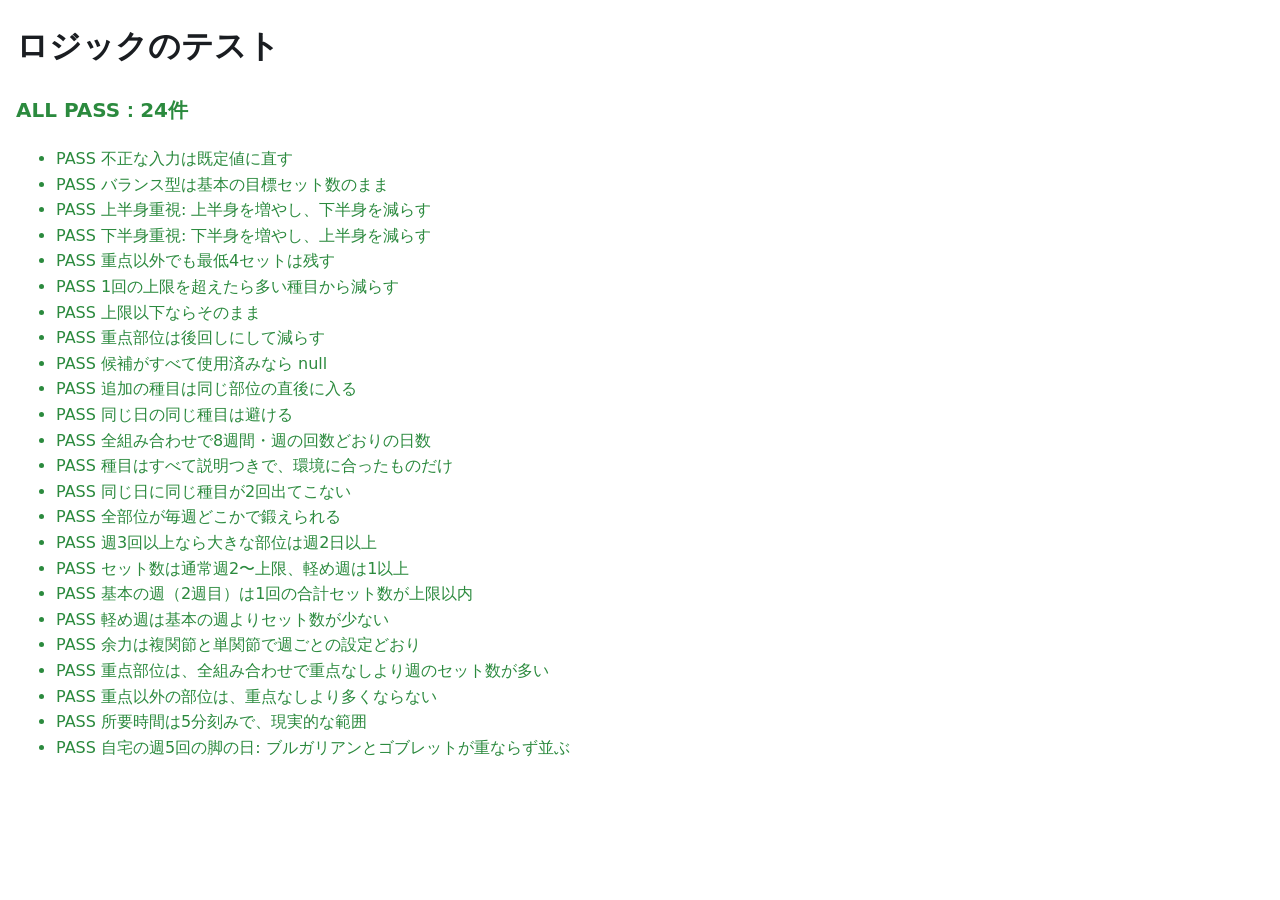
<file: tests.html>
<!doctype html>
<html lang="ja">
<head>
<meta charset="utf-8">
<meta name="viewport" content="width=device-width, initial-scale=1">
<meta name="robots" content="noindex">
<title>ボディメイク メニューメーカー ロジックのテスト</title>
<style>
  body { font-family: system-ui, "Yu Gothic UI", Meiryo, sans-serif; margin: 16px; line-height: 1.6; background: #fff; color: #1a1d21; }
  #summary { font-size: 1.25rem; font-weight: 700; }
  .pass { color: #2b8a3e; }
  .fail { color: #c92a2a; font-weight: 700; }
</style>
</head>
<body>
<h1>ロジックのテスト</h1>
<p id="summary">実行中…</p>
<ul id="results"></ul>

<script src="js/body-data.js"></script>
<script src="js/body-program.js"></script>
<script>
(function () {
  'use strict';
  const B = window.Body;
  const D = B.DATA;
  const results = [];
  function test(name, fn) {
    try { fn(); results.push({ name, ok: true }); }
    catch (e) { results.push({ name, ok: false, msg: e && e.message ? e.message : String(e) }); }
  }
  function eq(a, b, label) {
    const x = JSON.stringify(a), y = JSON.stringify(b);
    if (x !== y) throw new Error((label ? label + ': ' : '') + '期待値 ' + y + ' / 実際 ' + x);
  }
  function ok(c, label) { if (!c) throw new Error(label || '条件を満たしていません'); }

  const ALL = [];
  ['beginner', 'intermediate'].forEach(level => [2, 3, 4, 5].forEach(freq => ['gym', 'home'].forEach(env =>
    ['balance', 'upper', 'lower'].forEach(focus => ALL.push({ level, freq, env, focus })))));
  const label = c => c.level + '/週' + c.freq + '/' + c.env + '/' + c.focus;

  // ---- 入力 ----
  test('不正な入力は既定値に直す', () => {
    eq(B.normalizeInput({ level: 'x', freq: 9, env: 'moon', focus: '?' }), { level: 'beginner', freq: 3, env: 'gym', focus: 'balance' });
  });

  // ---- 目標セット数 ----
  test('バランス型は基本の目標セット数のまま', () => eq(B.weeklyTargets('beginner', 'balance'), D.targets.beginner));
  test('上半身重視: 上半身を増やし、下半身を減らす', () => {
    const t = B.weeklyTargets('beginner', 'upper');
    eq([t.chest, t.back, t.biceps, t.quads, t.hams, t.calves, t.abs], [12, 14, 8, 7, 5, 5, 4]);
  });
  test('下半身重視: 下半身を増やし、上半身を減らす', () => {
    const t = B.weeklyTargets('intermediate', 'lower');
    eq([t.quads, t.glutes, t.chest, t.biceps, t.abs], [16, 12, 10, 7, 6]);
  });
  test('重点以外でも最低4セットは残す', () => {
    ALL.forEach(c => { const t = B.weeklyTargets(c.level, c.focus); D.muscleOrder.forEach(m => ok(t[m] >= 4, label(c) + ' ' + m)); });
  });

  // ---- 部品 ----
  test('1回の上限を超えたら多い種目から減らす', () => {
    const s = B.capSession([4, 4, 4, 4, 4, 4, 4], 18, 2);
    eq(s.reduce((a, b) => a + b, 0), 18);
    ok(s.every(x => x >= 2 && x <= 4));
  });
  test('上限以下ならそのまま', () => eq(B.capSession([3, 2, 3], 18, 2), [3, 2, 3]));
  test('重点部位は後回しにして減らす', () => eq(B.capSession([5, 5, 5, 5], 16, 2, [true, false, true, false]), [5, 3, 5, 3]));
  test('候補がすべて使用済みなら null', () => eq(B.chooseExercise(['calf_raise'], 0, new Set(['calf_raise'])), null));
  test('追加の種目は同じ部位の直後に入る', () => {
    const d = B.generateBodyProgram({ level: 'beginner', freq: 2, env: 'gym', focus: 'upper' }).weeks[1].days[0];
    eq(d.exercises.map(e => e.id), ['squat', 'bench_press', 'cable_fly', 'lat_pulldown', 'rdl', 'lateral_raise', 'db_shoulder_press', 'cable_overhead_ext', 'cable_crunch']);
  });
  test('同じ日の同じ種目は避ける', () => {
    const used = new Set(['bulgarian']);
    eq(B.chooseExercise(['goblet_squat', 'bulgarian'], 1, used), 'goblet_squat');
  });

  // ---- 全48通りの組み合わせ ----
  test('全組み合わせで8週間・週の回数どおりの日数', () => {
    ALL.forEach(c => {
      const p = B.generateBodyProgram(c);
      eq(p.weeks.length, 8, label(c));
      p.weeks.forEach(w => eq(w.days.length, c.freq, label(c) + ' 第' + w.week + '週'));
    });
  });
  test('種目はすべて説明つきで、環境に合ったものだけ', () => {
    ALL.forEach(c => B.generateBodyProgram(c).weeks[0].days.forEach(d => d.exercises.forEach(e => {
      ok(D.exercises[e.id], label(c) + ' 未定義の種目 ' + e.id);
      ok(D.lists[c.env][e.muscle].indexOf(e.id) >= 0, label(c) + ' 環境に合わない種目 ' + e.id);
    })));
  });
  test('同じ日に同じ種目が2回出てこない', () => {
    ALL.forEach(c => B.generateBodyProgram(c).weeks[0].days.forEach(d => {
      const ids = d.exercises.map(e => e.id);
      eq(new Set(ids).size, ids.length, label(c) + ' ' + d.name);
    }));
  });
  test('全部位が毎週どこかで鍛えられる', () => {
    ALL.forEach(c => { const p = B.generateBodyProgram(c); D.muscleOrder.forEach(m => ok(p.weeklySets[m] > 0, label(c) + ' ' + m)); });
  });
  test('週3回以上なら大きな部位は週2日以上', () => {
    ALL.filter(c => c.freq >= 3).forEach(c => {
      const days = B.generateBodyProgram(c).weeks[1].days;
      ['chest', 'back', 'shoulders', 'quads', 'hams', 'glutes'].forEach(m => {
        const n = days.filter(d => d.exercises.some(e => e.muscle === m)).length;
        ok(n >= 2, label(c) + ' ' + m + ' は週' + n + '日');
      });
    });
  });
  test('セット数は通常週2〜上限、軽め週は1以上', () => {
    ALL.forEach(c => B.generateBodyProgram(c).weeks.forEach(w => w.days.forEach(d => d.exercises.forEach(e => {
      const max = D.slotMax[c.level];
      if (w.deload) ok(e.sets >= 1 && e.sets <= max, label(c) + ' 第' + w.week + '週 ' + e.sets);
      else ok(e.sets >= 2 && e.sets <= max, label(c) + ' 第' + w.week + '週 ' + e.sets);
    }))));
  });
  test('基本の週（2週目）は1回の合計セット数が上限以内', () => {
    ALL.forEach(c => B.generateBodyProgram(c).weeks[1].days.forEach(d => {
      const total = d.exercises.reduce((a, e) => a + e.sets, 0);
      const group = D.focusGroups[c.focus];
      const hasFocus = d.exercises.some(e => group.indexOf(e.muscle) >= 0);
      const cap = D.sessionMax[c.level] + (hasFocus ? D.focusSessionBonus[c.level] : 0);
      ok(total <= cap, label(c) + ' ' + d.name + ' ' + total + 'セット / 上限' + cap);
    }));
  });
  test('軽め週は基本の週よりセット数が少ない', () => {
    ALL.forEach(c => {
      const p = B.generateBodyProgram(c);
      const sum = w => w.days.reduce((a, d) => a + d.exercises.reduce((b, e) => b + e.sets, 0), 0);
      ok(sum(p.weeks[4]) < sum(p.weeks[1]), label(c));
    });
  });
  test('余力は複関節と単関節で週ごとの設定どおり', () => {
    const p = B.generateBodyProgram({ level: 'beginner', freq: 3, env: 'gym', focus: 'balance' });
    p.weeks.forEach((w, i) => w.days.forEach(d => d.exercises.forEach(e => {
      eq(e.rir, e.type === 'main' ? D.weeks[i].rirMain : D.weeks[i].rirIso, '第' + w.week + '週 ' + e.name);
    })));
  });
  test('重点部位は、全組み合わせで重点なしより週のセット数が多い', () => {
    ALL.filter(c => c.focus !== 'balance').forEach(c => {
      const group = D.focusGroups[c.focus];
      const sum = ws => group.reduce((a, m) => a + ws[m], 0);
      const focused = B.generateBodyProgram(c).weeklySets;
      const balanced = B.generateBodyProgram({ ...c, focus: 'balance' }).weeklySets;
      ok(sum(focused) > sum(balanced), label(c) + ' 重点 ' + sum(focused) + ' / バランス ' + sum(balanced));
    });
  });
  test('重点以外の部位は、重点なしより多くならない', () => {
    ALL.filter(c => c.focus !== 'balance').forEach(c => {
      const group = D.focusGroups[c.focus];
      const others = D.muscleOrder.filter(m => group.indexOf(m) < 0 && m !== 'abs');
      const sum = ws => others.reduce((a, m) => a + ws[m], 0);
      ok(sum(B.generateBodyProgram(c).weeklySets) <= sum(B.generateBodyProgram({ ...c, focus: 'balance' }).weeklySets), label(c));
    });
  });
  test('所要時間は5分刻みで、現実的な範囲', () => {
    ALL.forEach(c => B.generateBodyProgram(c).weeks.forEach(w => w.days.forEach(d => {
      ok(d.minutes % 5 === 0 && d.minutes >= 15 && d.minutes <= 95, label(c) + ' 第' + w.week + '週 ' + d.name + ' ' + d.minutes + '分');
    })));
  });
  test('自宅の週5回の脚の日: ブルガリアンとゴブレットが重ならず並ぶ', () => {
    const d = B.generateBodyProgram({ level: 'beginner', freq: 5, env: 'home', focus: 'balance' }).weeks[1].days[4];
    eq(d.exercises.map(e => e.id), ['bulgarian', 'goblet_squat', 'single_leg_rdl', 'db_calf_raise']);
  });

  const ul = document.getElementById('results');
  results.forEach(r => {
    const li = document.createElement('li');
    li.className = r.ok ? 'pass' : 'fail';
    li.textContent = (r.ok ? 'PASS ' : 'FAIL ') + r.name + (r.msg ? '：' + r.msg : '');
    ul.appendChild(li);
  });
  const failed = results.filter(r => !r.ok).length;
  const s = document.getElementById('summary');
  s.textContent = failed ? 'FAIL：' + results.length + '件中 ' + failed + '件失敗' : 'ALL PASS：' + results.length + '件';
  s.className = failed ? 'fail' : 'pass';
})();
</script>
</body>
</html>
</file>
<file: css/style.css>
/* yuno-lab ツール共通（BIG3・ボディメイク・スクワット・ベンチプレス） */

:root {
  --bg: #f5f6f8;
  --surface: #ffffff;
  --surface-2: #f0f2f5;
  --text: #1a1d21;
  --muted: #5d6570;
  --border: #dde1e6;
  --accent: #d9480f;
  --accent-hover: #bf3f0c;
  --accent-ink: #ffffff;
  --accent-soft: #fff0e6;
  --light: #1864ab;
  --light-soft: #e7f0fa;
  --test: #a61e4d;
  --test-soft: #fcebf1;
  --acc: #5f3dc4;
  --acc-soft: #efeafd;
  --error: #c92a2a;
  --error-soft: #fdecec;
  --radius: 14px;
  --shadow: 0 1px 2px rgba(16, 24, 40, .06), 0 1px 3px rgba(16, 24, 40, .08);
  color-scheme: light;
}

@media (prefers-color-scheme: dark) {
  :root {
    --bg: #0f1216;
    --surface: #171b21;
    --surface-2: #1f252c;
    --text: #e6e8eb;
    --muted: #9aa3ad;
    --border: #2b323a;
    --accent: #ff8b4d;
    --accent-hover: #ffa06b;
    --accent-ink: #1b0d05;
    --accent-soft: #2c1a10;
    --light: #74b0f0;
    --light-soft: #132436;
    --test: #f283a9;
    --test-soft: #34161f;
    --acc: #b3a1f7;
    --acc-soft: #221c38;
    --error: #ff8787;
    --error-soft: #3a1717;
    --shadow: none;
    color-scheme: dark;
  }
}

* { box-sizing: border-box; }

html { -webkit-text-size-adjust: 100%; }

body {
  margin: 0;
  background: var(--bg);
  color: var(--text);
  font-family: "Hiragino Sans", "Hiragino Kaku Gothic ProN", "Noto Sans JP", "Yu Gothic UI", "Yu Gothic", Meiryo, system-ui, sans-serif;
  font-size: 16px;
  line-height: 1.7;
  padding-top: env(safe-area-inset-top, 0px);
  padding-bottom: env(safe-area-inset-bottom, 0px);
}

[hidden] { display: none !important; }

a { color: var(--accent); }

.wrap {
  max-width: 980px;
  margin: 0 auto;
  padding-inline: 16px;
}

/* ---- ヘッダー ---- */
.site-header { padding-block: 24px 0; }
.eyebrow {
  display: inline-block;
  margin: 0 0 6px;
  padding: 2px 10px;
  border-radius: 999px;
  background: var(--accent-soft);
  color: var(--accent);
  font-size: .8rem;
  font-weight: 700;
}
.site-header h1 {
  margin: 0;
  font-size: clamp(1.7rem, 6vw, 2.4rem);
  line-height: 1.25;
  letter-spacing: .02em;
}
.lead { margin: 6px 0 0; color: var(--muted); max-width: 44em; }

main { padding-bottom: 32px; }

/* ---- カード ---- */
.card {
  background: var(--surface);
  border: 1px solid var(--border);
  border-radius: var(--radius);
  padding: 20px;
  margin-block: 16px;
  box-shadow: var(--shadow);
}
h2 { font-size: 1.2rem; margin: 0 0 12px; line-height: 1.4; display: flex; align-items: center; gap: 10px; }
.step-num {
  display: inline-grid;
  place-items: center;
  width: 1.7em;
  height: 1.7em;
  border-radius: 50%;
  background: var(--accent);
  color: var(--accent-ink);
  font-size: .85rem;
  flex: none;
}
.hint { color: var(--muted); font-size: .85rem; margin: 8px 0 0; }

/* ---- フォーム ---- */
fieldset { border: 0; margin: 0 0 20px; padding: 0; min-width: 0; }
legend { font-weight: 700; margin-bottom: 8px; padding: 0; }

.seg { display: flex; flex-wrap: wrap; gap: 8px; }
/* 選択肢は、入るなら1行に同じ幅で並べる */
.seg-compact { max-width: 480px; }
.seg label { position: relative; flex: 1 1 0; min-width: max-content; }
.seg input {
  position: absolute;
  inset: 0;
  width: 100%;
  height: 100%;
  margin: 0;
  opacity: 0;
  cursor: pointer;
}
.seg span {
  display: block;
  height: 100%;
  padding: 10px 12px;
  border: 1px solid var(--border);
  border-radius: 10px;
  background: var(--surface-2);
  text-align: center;
  font-weight: 700;
  line-height: 1.4;
  cursor: pointer;
}
.seg small { display: block; margin-top: 2px; font-weight: 400; font-size: .78rem; color: var(--muted); }
.seg input:checked + span {
  border-color: var(--accent);
  background: var(--accent-soft);
  box-shadow: inset 0 0 0 1px var(--accent);
}
.seg input:focus-visible + span { outline: 3px solid var(--accent); outline-offset: 2px; }

.lifts { display: grid; gap: 10px; margin-bottom: 20px; }
.lift-row {
  display: grid;
  grid-template-columns: 15em 1fr;
  align-items: center;
  gap: 8px 12px;
  padding: 12px;
  border: 1px solid var(--border);
  border-radius: 10px;
  background: var(--surface-2);
}
.lift-name { font-weight: 700; line-height: 1.4; white-space: nowrap; }
.lift-name small { margin-left: 6px; font-weight: 400; font-size: .75rem; color: var(--muted); }
.lift-row.is-off .inputs { opacity: .45; }
.inputs { display: flex; flex-wrap: wrap; align-items: center; gap: 8px; }
.inputs .mode-reps { display: inline-flex; flex-wrap: wrap; align-items: center; gap: 8px; }
.num { display: inline-flex; align-items: center; gap: 6px; }
.num input {
  width: 6.5em;
  padding: 8px 10px;
  border: 1px solid var(--border);
  border-radius: 8px;
  background: var(--surface);
  color: var(--text);
  font: inherit;
  font-size: 1.05rem;
  font-variant-numeric: tabular-nums;
}
.num input:focus { outline: 2px solid var(--accent); outline-offset: 1px; }
.num input:disabled { cursor: not-allowed; }
.times { color: var(--muted); }
.check { display: inline-flex; align-items: center; gap: 8px; cursor: pointer; }
.check input { width: 18px; height: 18px; margin: 0; accent-color: var(--accent); flex: none; }

@media (max-width: 560px) {
  .lift-row { grid-template-columns: 1fr; }
}

.error {
  margin: 0 0 16px;
  padding: 10px 12px;
  border-radius: 8px;
  background: var(--error-soft);
  color: var(--error);
  font-weight: 700;
}

button { font: inherit; cursor: pointer; }
.primary {
  width: 100%;
  padding: 14px 20px;
  border: 0;
  border-radius: 12px;
  background: var(--accent);
  color: var(--accent-ink);
  font-size: 1.1rem;
  font-weight: 800;
  letter-spacing: .05em;
}
.primary:hover { background: var(--accent-hover); }
.primary:focus-visible, .secondary:focus-visible { outline: 3px solid var(--accent); outline-offset: 2px; }
.secondary {
  padding: 8px 14px;
  border: 1px solid var(--border);
  border-radius: 10px;
  background: var(--surface);
  color: var(--text);
  font-weight: 700;
}
.secondary:hover { border-color: var(--accent); }
.actions { display: flex; flex-wrap: wrap; align-items: center; gap: 8px 16px; margin-top: 16px; }
.actions .secondary { font-size: .9rem; }
.actions a:not(.btn-link) { font-size: .9rem; font-weight: 700; }

/* ---- 結果: 概要 ---- */
.summary-meta { margin: -8px 0 12px; color: var(--muted); }
.summary-list {
  list-style: none;
  margin: 0;
  padding: 0;
  display: flex;
  flex-wrap: wrap;
  gap: 8px 28px;
}
.summary-list li {
  display: flex;
  flex-direction: column;
  line-height: 1.45;
}
.sum-name { font-weight: 700; }
.sum-val { font-variant-numeric: tabular-nums; }
.sum-tm { color: var(--muted); font-size: .85rem; font-variant-numeric: tabular-nums; }
.share-box { margin-top: 12px; }
.share-box input {
  width: 100%;
  padding: 8px 10px;
  border: 1px solid var(--border);
  border-radius: 8px;
  background: var(--surface-2);
  color: var(--text);
  font: inherit;
  font-size: .85rem;
}
.share-status { margin: 6px 0 0; color: var(--muted); font-size: .85rem; }

/* ---- 結果: 週タブ ---- */
.tabs {
  position: sticky;
  top: env(safe-area-inset-top, 0px);
  z-index: 5;
  display: flex;
  gap: 6px;
  margin-top: 8px;
  padding: 8px 2px;
  overflow-x: auto;
  background: var(--bg);
  scrollbar-width: thin;
}
.tab {
  flex: 0 0 auto;
  display: flex;
  flex-direction: column;
  align-items: center;
  justify-content: center;
  min-width: 56px;
  padding: 6px 10px;
  border: 1px solid var(--border);
  border-radius: 10px;
  background: var(--surface);
  color: var(--text);
  font-weight: 700;
  line-height: 1.35;
}
.tab-tag { font-size: .7rem; color: var(--muted); }
.tab.is-light .tab-tag { color: var(--light); }
.tab.is-test .tab-tag { color: var(--test); }
.tab[aria-selected="true"] { background: var(--accent); border-color: var(--accent); color: var(--accent-ink); }
.tab[aria-selected="true"] .tab-tag { color: inherit; }
.tab:focus-visible { outline: 3px solid var(--accent); outline-offset: 2px; }

/* ---- 結果: 週と日 ---- */
.week-head h3 { margin: 12px 0 4px; font-size: 1.3rem; display: flex; align-items: center; flex-wrap: wrap; gap: 8px; }
.week-note { margin: 0 0 12px; color: var(--muted); }
.days { display: grid; grid-template-columns: repeat(auto-fill, minmax(280px, 1fr)); gap: 12px; }
.day {
  padding: 16px;
  border: 1px solid var(--border);
  border-radius: var(--radius);
  background: var(--surface);
  box-shadow: var(--shadow);
}
.day-title { margin: 0 0 10px; font-size: 1.05rem; display: flex; align-items: center; gap: 8px; }
.ex-list { list-style: none; margin: 0; padding: 0; }
.ex { padding: 10px 0; border-top: 1px solid var(--border); }
.ex:first-child { padding-top: 0; border-top: 0; }
.ex-top { display: flex; align-items: baseline; gap: 4px 8px; font-weight: 700; }
.ex-part { color: var(--muted); font-size: .8rem; font-weight: 400; white-space: nowrap; }
.ex-load { display: flex; align-items: baseline; flex-wrap: wrap; gap: 4px 12px; }
.ex-weight { font-size: 1.65rem; font-weight: 800; line-height: 1.2; font-variant-numeric: tabular-nums; }
.ex-weight small { margin-left: 2px; font-size: .9rem; font-weight: 700; }
.ex-sets { font-weight: 700; }
.ex-meta { display: flex; flex-wrap: wrap; gap: 0 12px; color: var(--muted); font-size: .82rem; }

.badge {
  display: inline-block;
  padding: 1px 8px;
  border-radius: 999px;
  background: var(--accent-soft);
  color: var(--accent);
  font-size: .72rem;
  font-weight: 700;
  line-height: 1.6;
  white-space: nowrap;
}
.badge-light { background: var(--light-soft); color: var(--light); }
.badge-test { background: var(--test-soft); color: var(--test); }
.badge-acc { background: var(--acc-soft); color: var(--acc); }

.day-test { border-color: var(--test); }
.day-lead { margin: 0 0 12px; color: var(--muted); font-size: .88rem; }
.test-lift { margin-bottom: 14px; }
.test-lift h5 { margin: 0 0 4px; font-size: 1rem; }
.test-steps { margin: 0; padding-left: 1.4em; font-variant-numeric: tabular-nums; }
.test-steps li { margin: 3px 0; line-height: 1.45; }
.ts-weight { font-weight: 700; }
.ts-note { display: block; color: var(--muted); font-size: .8rem; }
.test-steps li.is-attempt .ts-weight { color: var(--test); }
.test-next { margin: 6px 0 0; font-size: .88rem; }

.warmup-note { margin-top: 16px; color: var(--muted); font-size: .85rem; }

/* ---- 解説 ---- */
.article h2 { margin-top: 32px; }
.article h2:first-child { margin-top: 0; }
.article h3 { margin: 18px 0 4px; font-size: 1rem; }
.article p { margin: 0 0 8px; }
.article ol { padding-left: 1.3em; }
.table-wrap { overflow-x: auto; margin-top: 12px; }
.plan-table { width: 100%; min-width: 320px; border-collapse: collapse; font-size: .92rem; font-variant-numeric: tabular-nums; }
.plan-table caption { text-align: left; color: var(--muted); font-size: .85rem; padding-bottom: 6px; }
.plan-table th, .plan-table td { padding: 8px 10px; border-bottom: 1px solid var(--border); text-align: left; white-space: nowrap; }
.plan-table thead th { background: var(--surface-2); }
.plan-table tr.is-light td { color: var(--light); }
.plan-table tr.is-test td { color: var(--test); }
.disclaimer { color: var(--muted); font-size: .85rem; }
.disclaimer p:last-child { margin-bottom: 0; }

/* ---- フッター ---- */
.site-footer { padding-block: 8px 40px; text-align: center; color: var(--muted); font-size: .85rem; }
.site-footer a { color: inherit; }

/* ---- プライバシーポリシーなど本文ページ ---- */
.doc h2 { margin-top: 28px; }
.doc h2:first-of-type { margin-top: 0; }
.doc ul { padding-left: 1.3em; }
.back-link { display: inline-block; margin-top: 16px; }

/* ---- 上部ナビ ---- */
.topnav { border-bottom: 1px solid var(--border); background: var(--surface); }
.topnav .wrap {
  display: flex;
  flex-wrap: wrap;
  align-items: center;
  justify-content: space-between;
  gap: 6px 16px;
  padding-block: 10px;
}
.brand { display: inline-flex; align-items: center; gap: 8px; color: var(--text); font-weight: 800; text-decoration: none; }
.brand img { width: 26px; height: 26px; }
.topnav ul { display: flex; flex-wrap: wrap; gap: 4px 16px; margin: 0; padding: 0; list-style: none; }
.navlink { color: var(--muted); font-size: .9rem; font-weight: 700; text-decoration: none; }
.navlink:hover, .navlink[aria-current="page"] { color: var(--accent); }

/* ---- 記事ページ ---- */
.post { max-width: 760px; margin-inline: auto; }
.breadcrumb { margin: 16px 0 0; color: var(--muted); font-size: .8rem; }
.breadcrumb a { color: inherit; }
.post-header h1 { margin: 8px 0; font-size: clamp(1.5rem, 5vw, 2rem); line-height: 1.4; }
.post-meta { margin: 0; color: var(--muted); font-size: .85rem; }
.post-lead { margin: 16px 0 0; font-size: 1.05rem; }
.post-body { font-size: 1.02rem; }
.post-body h2 {
  display: block;
  margin: 36px 0 12px;
  padding-bottom: 6px;
  border-bottom: 2px solid var(--accent-soft);
  font-size: 1.3rem;
}
.post-body h3 { margin: 24px 0 8px; font-size: 1.08rem; }
.post-body p { margin: 0 0 14px; }
.post-body ul, .post-body ol { margin: 0 0 14px; padding-left: 1.4em; }
.post-body li { margin: 4px 0; }
.toc { margin: 20px 0 8px; padding: 12px 16px; border-radius: 10px; background: var(--surface-2); }
.toc p { margin: 0 0 4px; font-weight: 700; }
.toc ol { margin: 0; padding-left: 1.3em; }
.toc a { color: var(--text); }
.callout { margin: 16px 0; padding: 12px 16px; border-left: 4px solid var(--accent); border-radius: 0 10px 10px 0; background: var(--accent-soft); }
.callout.warn { border-left-color: var(--test); background: var(--test-soft); }
.callout.info { border-left-color: var(--light); background: var(--light-soft); }
.callout p:last-child, .callout ul:last-child { margin-bottom: 0; }
.data-table { width: 100%; min-width: 320px; border-collapse: collapse; font-size: .92rem; font-variant-numeric: tabular-nums; }
.data-table caption { padding-bottom: 6px; color: var(--muted); font-size: .85rem; text-align: left; }
.data-table th, .data-table td { padding: 8px 10px; border-bottom: 1px solid var(--border); text-align: left; vertical-align: top; }
.data-table thead th { background: var(--surface-2); white-space: nowrap; }
.cta { margin: 36px 0 8px; padding: 20px; border-radius: var(--radius); background: var(--accent-soft); text-align: center; }
.cta p { margin: 0 0 12px; font-weight: 700; }
.btn-link {
  display: inline-block;
  padding: 12px 22px;
  border-radius: 12px;
  background: var(--accent);
  color: var(--accent-ink);
  font-weight: 800;
  text-decoration: none;
}
.btn-link:hover { background: var(--accent-hover); }
.btn-link:focus-visible { outline: 3px solid var(--accent); outline-offset: 2px; }
.section-title { display: block; margin: 32px 0 12px; font-size: 1.1rem; }
.article-list {
  display: grid;
  grid-template-columns: repeat(auto-fill, minmax(260px, 1fr));
  gap: 12px;
  margin: 0;
  padding: 0;
  list-style: none;
}
.article-list a {
  display: block;
  height: 100%;
  padding: 16px;
  border: 1px solid var(--border);
  border-radius: var(--radius);
  background: var(--surface);
  color: var(--text);
  text-decoration: none;
  box-shadow: var(--shadow);
}
.article-list a:hover { border-color: var(--accent); }
.al-title { display: block; margin-bottom: 6px; font-weight: 800; line-height: 1.45; }
.al-desc { display: block; color: var(--muted); font-size: .88rem; line-height: 1.6; }
.calc {
  display: flex;
  flex-wrap: wrap;
  align-items: center;
  gap: 8px;
  margin: 12px 0 16px;
  padding: 16px;
  border-radius: 10px;
  background: var(--surface-2);
}
.calc-result { width: 100%; margin: 4px 0 0 !important; font-size: 1.2rem; font-weight: 800; font-variant-numeric: tabular-nums; }

/* ---- 印刷 ---- */
@media print {
  :root {
    --bg: #fff; --surface: #fff; --surface-2: #f3f4f6; --text: #000; --muted: #444; --border: #bbb;
    --accent: #b33c0c; --accent-soft: #fff; --light: #14508a; --light-soft: #fff;
    --test: #8a1a40; --test-soft: #fff; --acc: #4a2fa0; --acc-soft: #fff; --shadow: none;
    color-scheme: light;
  }
  body { font-size: 11pt; }
  .topnav, .site-header .eyebrow, .lead, #form-section, .tabs, .actions, .share-box, .article, .more-articles, .site-footer, .day-test button { display: none !important; }
  .site-header { padding-block: 0; }
  .week-panel[hidden] { display: block !important; }
  .week-panel { break-after: page; }
  .days { grid-template-columns: repeat(2, 1fr); }
  .day, .ex, .test-lift { break-inside: avoid; }
}

/* ---- ボディメイク メニューメーカー専用 ---- */
.sets-table { width: 100%; border-collapse: collapse; font-size: .92rem; font-variant-numeric: tabular-nums; }
.sets-table th, .sets-table td { padding: 6px 8px; border-bottom: 1px solid var(--border); text-align: left; vertical-align: middle; }
.sets-table thead th { background: var(--surface-2); white-space: nowrap; font-size: .85rem; }
.sets-table td.cell-num { white-space: nowrap; }
.sets-bar { position: relative; height: 8px; min-width: 80px; border-radius: 999px; background: var(--surface-2); overflow: hidden; }
.sets-bar span { position: absolute; inset: 0 auto 0 0; border-radius: 999px; background: var(--accent); }
.sets-bar.is-low span { background: var(--light); }
.rules { margin: 16px 0 0; padding-left: 1.2em; font-size: .9rem; }
.rules li { margin: 4px 0; }
.ex-cue { margin: 2px 0 0; color: var(--muted); font-size: .8rem; line-height: 1.55; }
.badge-long { background: var(--acc-soft); color: var(--acc); }
.badge-part { background: var(--surface); color: var(--muted); border: 1px solid var(--border); }
.day-minutes { margin-left: auto; color: var(--muted); font-size: .85rem; font-weight: 700; white-space: nowrap; }
.ex-sets-big { font-size: 1.15rem; font-weight: 800; }
.cite { color: var(--muted); font-size: .85rem; }
.ref-list { padding-left: 1.4em; font-size: .88rem; }
.ref-list li { margin: 6px 0; word-break: break-word; }
.sets-table th[scope="row"] { white-space: nowrap; font-weight: 700; }
.sets-table td.cell-num.is-low { color: var(--light); font-weight: 700; }
@media (max-width: 480px) {
  .sets-table th:last-child, .sets-table td:last-child { display: none; }
  .sets-table th, .sets-table td { padding: 6px 6px; }
}

/* ---- スクワット伸び計算機専用 ---- */
.field-grid { display: grid; grid-template-columns: repeat(auto-fit, minmax(240px, 1fr)); gap: 16px 20px; margin-bottom: 20px; }
.field { display: flex; flex-direction: column; gap: 8px; min-width: 0; }
.field-name { font-weight: 700; }
.field-name small { margin-left: 8px; font-weight: 400; font-size: .78rem; color: var(--muted); }
.unit { color: var(--muted); font-size: .9rem; }
#reps-field { display: flex; flex-wrap: wrap; align-items: center; gap: 8px; }
#reps-field[hidden] { display: none !important; }
#reps-field .hint { width: 100%; margin: 0; }
.num input[name="liftR"] { width: 4.5em; }
.seg-mini span { padding: 6px 8px; font-size: .85rem; }
select {
  width: 100%;
  max-width: 12em;
  padding: 8px 10px;
  border: 1px solid var(--border);
  border-radius: 8px;
  background: var(--surface);
  color: var(--text);
  font: inherit;
  font-size: 1.05rem;
}
select:focus { outline: 2px solid var(--accent); outline-offset: 1px; }
.error-line { display: block; }

.big-range { display: flex; flex-direction: column; margin: 0 0 12px; line-height: 1.3; }
.big-label { color: var(--muted); font-size: .9rem; font-weight: 700; }
.big-num { font-size: clamp(2rem, 9vw, 2.8rem); font-weight: 800; color: var(--accent); font-variant-numeric: tabular-nums; }
.big-gain { font-weight: 700; font-variant-numeric: tabular-nums; }

.chart-box { max-width: 640px; margin: 4px 0 0; }
.chart { display: block; width: 100%; height: auto; }
.chart .grid { stroke: var(--border); stroke-width: 1; }
.chart .tick { fill: var(--muted); font-size: 13px; font-variant-numeric: tabular-nums; }
.chart .axis { fill: var(--muted); font-size: 12px; font-weight: 700; }
.chart .band { fill: var(--accent); fill-opacity: .16; }
.chart .line { fill: none; stroke: var(--accent); stroke-width: 2.5; }
.chart .target { stroke: var(--test); stroke-width: 2; stroke-dasharray: 7 5; }
.chart .target-label { fill: var(--test); font-size: 13px; font-weight: 700; }
.chart .dot-now { fill: var(--accent); }
.chart .end-label { fill: var(--accent); font-size: 14px; font-weight: 800; }
.chart .dot { fill: var(--surface); stroke: var(--light); stroke-width: 2; }
.chart .dot-num { fill: var(--light); font-size: 10px; font-weight: 800; }
.chart .you { stroke: var(--test); stroke-width: 2; stroke-dasharray: 5 4; }
.chart .you-label { fill: var(--test); font-size: 13px; font-weight: 700; }

.rate-notes { margin: 12px 0 0; padding-left: 1.2em; font-size: .92rem; }
.rate-notes li { margin: 4px 0; }
.cite-chip {
  margin-left: 4px;
  color: var(--light);
  font-size: .75rem;
  font-weight: 700;
  text-underline-offset: 2px;
  white-space: nowrap;
}
.cite-none { color: var(--muted); font-weight: 400; }

.verdict { margin-top: 16px; padding: 12px 16px; border-radius: 10px; border-left: 4px solid var(--accent); background: var(--accent-soft); }
.verdict p { margin: 0 0 6px; }
.verdict p:last-child { margin-bottom: 0; }
.verdict-title { font-size: 1.1rem; font-weight: 800; }
.verdict-likely { border-left-color: #2b8a3e; background: rgba(43, 138, 62, .1); }
.verdict-beyond { border-left-color: var(--test); background: var(--test-soft); }

.study-list { list-style: none; margin: 8px 0 0; padding: 0; }
.study { padding: 8px 0; border-top: 1px solid var(--border); }
.study:first-child { border-top: 0; }
.study-top { display: flex; flex-wrap: wrap; align-items: baseline; justify-content: space-between; gap: 4px 12px; }
.study-ratio { font-weight: 800; }
.study-ref { font-size: .85rem; font-weight: 700; }
.study p { margin: 2px 0 0; }
.study-who { color: var(--muted); font-size: .88rem; }
.study-result { font-weight: 700; font-variant-numeric: tabular-nums; }
.study-yours { color: var(--accent); font-weight: 700; font-size: .92rem; white-space: nowrap; }
.more-link { margin: 12px 0 0; font-size: .9rem; }
.method-list { margin: 12px 0 0; padding-left: 1.2em; font-size: .92rem; }
.method-list li { margin: 4px 0; }
.study-table td, .study-table th { white-space: nowrap; }
.study-table td.wrap { white-space: normal; min-width: 12em; }

@media (max-width: 560px) {
  .chart .tick { font-size: 22px; }
  .chart .axis { font-size: 20px; }
  .chart .target-label, .chart .you-label { font-size: 22px; }
  .chart .end-label { font-size: 24px; }
  .chart .dot { r: 13px; }
  .chart .dot-num { font-size: 14px; }
}

@media print {
  .chart-box, .study-list, .rules, .method-list, .more-link, .verdict { break-inside: avoid; }
  .cite-chip { display: none; }
}

/* ---- スクワット プログラムメーカー専用 ---- */
.select-wide { max-width: 100%; }
.fact-list { grid-template-columns: repeat(auto-fit, minmax(200px, 1fr)); }
.fact-list li { gap: 2px; }
.fact-name { color: var(--muted); font-size: .8rem; font-weight: 700; }
.fact-val { font-weight: 800; font-variant-numeric: tabular-nums; }
.progress-row { display: flex; flex-wrap: wrap; align-items: center; gap: 4px 12px; margin: 14px 0 0; font-weight: 700; }
.link-btn { padding: 0; border: 0; background: none; color: var(--accent); font-size: .85rem; font-weight: 700; text-decoration: underline; }

.warmup { margin: 0 0 10px; font-size: .85rem; }
.warmup summary { display: flex; flex-wrap: wrap; gap: 2px 10px; cursor: pointer; list-style: none; }
.warmup summary::-webkit-details-marker { display: none; }
.warmup summary::before { content: '▸'; color: var(--muted); }
.warmup[open] summary::before { content: '▾'; }
.wu-title { font-weight: 700; }
.wu-line { color: var(--muted); font-variant-numeric: tabular-nums; }
.wu-step { white-space: nowrap; }
.wu-list { margin: 6px 0 0; padding-left: 1.6em; font-variant-numeric: tabular-nums; }
.wu-list li { margin: 2px 0; }
.wu-list .ts-note { display: inline; margin-left: 8px; }

.badge-var { background: var(--test-soft); color: var(--test); }
.ex-top { flex-wrap: wrap; }

.day-title { flex-wrap: wrap; }
.day-title .day-minutes { margin-left: auto; }
.done-label { display: inline-flex; align-items: center; gap: 4px; margin-left: 4px; font-size: .82rem; font-weight: 700; color: var(--muted); cursor: pointer; white-space: nowrap; }
.done-check { width: 18px; height: 18px; margin: 0; accent-color: var(--accent); }
.day.is-done { opacity: .6; }
.day.is-done .done-label { color: var(--accent); }

.next-cycle { margin-top: 12px; padding-top: 10px; border-top: 1px solid var(--border); }
.next-label { display: flex; flex-wrap: wrap; align-items: center; gap: 6px 10px; font-size: .88rem; font-weight: 700; }
.next-label .num input { width: 6em; }
.next-out { margin: 6px 0; font-weight: 800; font-variant-numeric: tabular-nums; }
.next-cycle .secondary { font-size: .88rem; }

@media print {
  .done-label, .next-cycle, .progress-row, .link-btn { display: none !important; }
  .day.is-done { opacity: 1; }
  .warmup summary::before { content: none; }
}

/* 長い種目名はカードの中で折り返す */
.ex-name { overflow-wrap: anywhere; }

/* ---- ベンチプレス伸び計算機専用 ---- */
.data-table .cell-num { white-space: nowrap; font-variant-numeric: tabular-nums; }
.data-table tr.is-main th, .data-table tr.is-main td { color: var(--accent); font-weight: 800; }
#formula-box p { margin: 0 0 8px; }
.actions .btn-link { padding: 10px 18px; }

/* ---- よくある質問（開いて読む） ---- */
.faq { margin: 0; }
.faq details { border-bottom: 1px solid var(--border); }
.faq details:first-child { border-top: 1px solid var(--border); }
.faq summary {
  display: flex;
  justify-content: space-between;
  gap: 12px;
  padding: 12px 0;
  font-weight: 700;
  line-height: 1.5;
  cursor: pointer;
  list-style: none;
}
.faq summary::-webkit-details-marker { display: none; }
.faq summary::after { content: '＋'; flex: none; color: var(--muted); font-weight: 400; }
.faq details[open] summary::after { content: '－'; }
.faq details > :not(summary) { margin: 0 0 12px; }
.faq summary:focus-visible { outline: 3px solid var(--accent); outline-offset: 2px; }

/* ---- 開いて見る表 ---- */
.more { margin-top: 12px; }
.more > summary { color: var(--accent); font-size: .9rem; font-weight: 700; cursor: pointer; }
.more > summary:focus-visible { outline: 3px solid var(--accent); outline-offset: 2px; }
.more[open] > summary { margin-bottom: 4px; }

/* ---- 記事への小さなリンク ---- */
.link-list { display: flex; flex-wrap: wrap; gap: 4px 20px; margin: 0; padding: 0; list-style: none; font-size: .92rem; }

/* ---- 入力欄（MAXがわからないときのリンク・折りたたんだ設定） ---- */
.form-field { margin-bottom: 20px; }
.field .link-btn, .mode-line .link-btn { align-self: flex-start; text-align: left; }
.mode-line { margin: -8px 0 20px; }
.form-more { margin: 0 0 20px; }
.form-more > .field-grid { margin: 12px 0 0; }
.form-more > fieldset { margin: 12px 0 0; }
.field-grid > fieldset { margin: 0; }

/* 紹介リンク（アフィリエイト）。広告であることがわかるように「PR」をつける */
.pr-note { margin: 8px 0 0; color: var(--muted); font-size: .8rem; }
.pr-box { margin: 24px 0; padding: 16px 20px; border: 1px solid var(--border); border-radius: var(--radius); background: var(--surface); }
.pr-box h2, .pr-box .pr-title { margin: 0 0 8px; font-size: 1.1rem; font-weight: 800; }
.pr-label { display: inline-block; margin-right: 8px; padding: 0 6px; border: 1px solid var(--muted); border-radius: 4px; color: var(--muted); font-size: .72rem; font-weight: 700; line-height: 1.6; vertical-align: middle; }
.pr-links { display: grid; grid-template-columns: repeat(auto-fit, minmax(200px, 1fr)); gap: 8px; margin: 12px 0 0; padding: 0; list-style: none; }
.pr-box ul.pr-links { padding-left: 0; }
.pr-links a { display: block; height: 100%; padding: 10px 14px; border: 1px solid var(--border); border-radius: 10px; background: var(--surface-2); color: var(--text); font-weight: 700; text-decoration: none; }
.pr-links a:hover { border-color: var(--accent); }
.pr-links small { display: block; margin-top: 2px; color: var(--muted); font-size: .8rem; font-weight: 400; }
.pr-items a { display: flex; align-items: center; gap: 12px; }
.pr-items img { flex: none; width: 72px; height: 72px; border-radius: 8px; background: #fff; object-fit: contain; }
@media print { .pr-box, .pr-note { display: none !important; } }
.select-wide { width: 100%; max-width: 100%; }
.sub-result { margin-top: 20px; }
/* 表の行見出しを1行にする（狭い画面では表を横にスクロール） */
.data-table th.nowrap { white-space: nowrap; }
</file>
